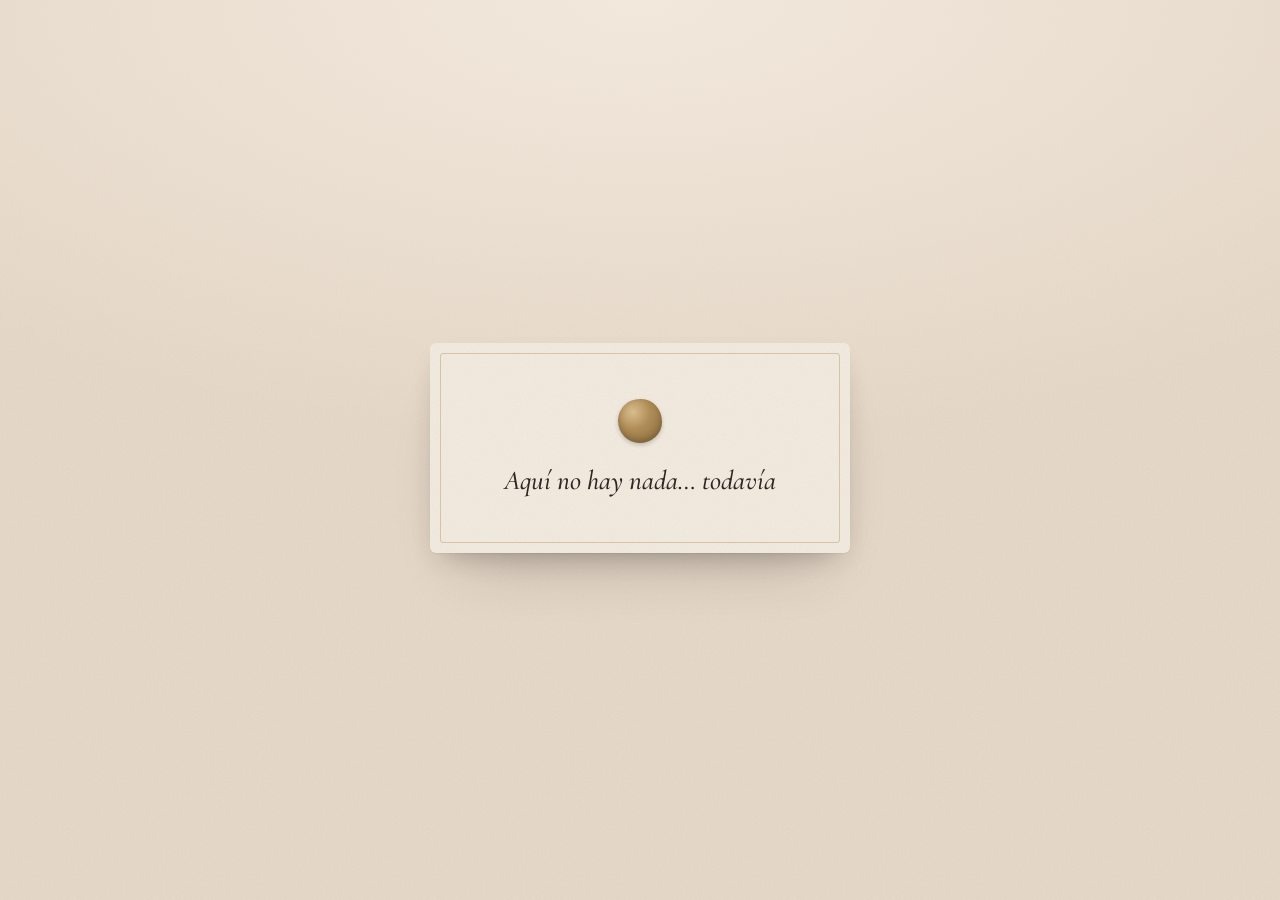
<file: index.html>
<!doctype html>
<html lang="es-CO">
<head>
  <meta charset="utf-8">
  <meta name="viewport" content="width=device-width, initial-scale=1, viewport-fit=cover">
  <meta name="robots" content="noindex, nofollow">
  <title>Tienes una carta 💌</title>
  <meta name="description" content="Ábrela con calma">
  <meta property="og:type" content="website">
  <meta property="og:title" content="Tienes una carta 💌">
  <meta property="og:description" content="Ábrela con calma">
  <meta property="og:image" content="https://bayronlondonoc.github.io/invita/og.png">
  <meta property="og:image:width" content="1200">
  <meta property="og:image:height" content="630">
  <meta name="twitter:card" content="summary_large_image">
  <meta name="theme-color" content="#E7DACA">
  <link rel="icon" href="data:image/svg+xml,%3Csvg xmlns='http://www.w3.org/2000/svg' viewBox='0 0 100 100'%3E%3Ctext y='.9em' font-size='90'%3E💌%3C/text%3E%3C/svg%3E">
  <link rel="preconnect" href="https://fonts.googleapis.com">
  <link rel="preconnect" href="https://fonts.gstatic.com" crossorigin>
  <link rel="stylesheet" href="https://fonts.googleapis.com/css2?family=Cormorant+Garamond:ital,wght@0,500;1,400;1,500;1,600&family=Jost:wght@300;400;500&display=swap">
  <link rel="stylesheet" href="assets/styles.css">
</head>
<body class="tema-personal">
  <main class="escena">
    <section class="pantalla visible">
      <article class="tarjeta tarjeta--vacia">
        <span class="sello-mini" aria-hidden="true"></span>
        <p class="vacia">Aquí no hay nada… todavía</p>
      </article>
    </section>
  </main>
</body>
</html>
</file>
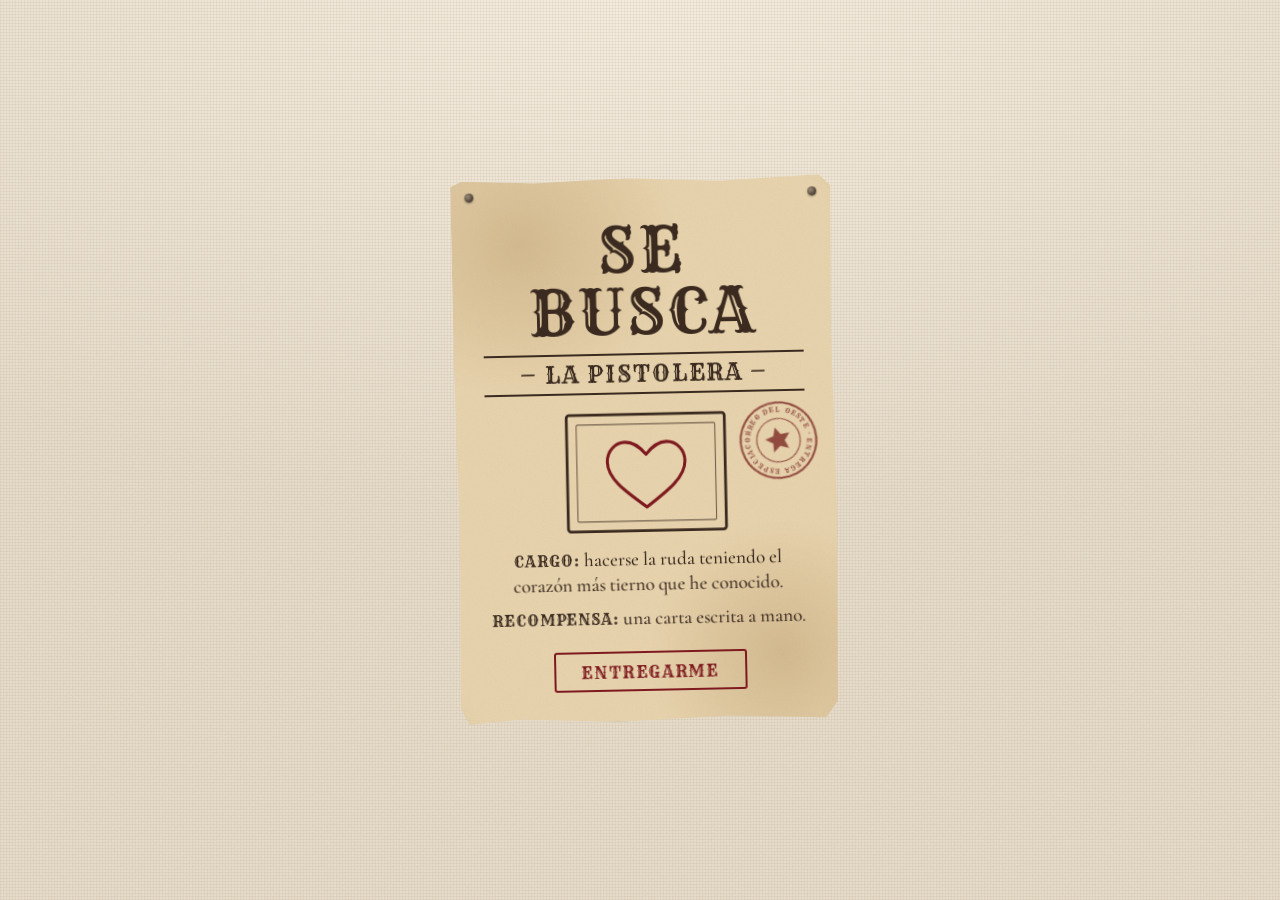
<file: carta/index.html>
<!doctype html>
<html lang="es-CO">
<head>
  <meta charset="utf-8">
  <meta name="viewport" content="width=device-width, initial-scale=1, viewport-fit=cover">
  <meta name="robots" content="noindex, nofollow">
  <title>Para la Pistolera</title>
  <meta name="description" content="Una carta.">
  <meta property="og:type" content="website">
  <meta property="og:title" content="Para la Pistolera">
  <meta property="og:description" content="Una carta.">
  <meta property="og:image" content="https://bayronlondonoc.github.io/invita/carta/og.jpg">
  <meta property="og:image:width" content="1200">
  <meta property="og:image:height" content="630">
  <meta property="og:image:alt" content="Un sobre color crema cerrado con sello de lacre">
  <meta name="twitter:card" content="summary_large_image">
  <meta name="theme-color" content="#EDE3D3">
  <link rel="icon" href="data:image/svg+xml,%3Csvg xmlns='http://www.w3.org/2000/svg' viewBox='0 0 64 64'%3E%3Crect x='4' y='14' width='56' height='38' rx='4' fill='%23F1E6D2' stroke='%237E1A1F' stroke-width='2'/%3E%3Cpath d='M5 16l27 20 27-20' fill='none' stroke='%237E1A1F' stroke-width='2'/%3E%3Ccircle cx='32' cy='36' r='8' fill='%237E1A1F'/%3E%3C/svg%3E">
  <link rel="preconnect" href="https://fonts.googleapis.com">
  <link rel="preconnect" href="https://fonts.gstatic.com" crossorigin>
  <link rel="stylesheet" href="https://fonts.googleapis.com/css2?family=Caveat:wght@400;600&family=Cormorant+Garamond:ital,wght@0,400;0,500;0,600;1,400;1,500&family=Rye&display=swap">
  <link rel="stylesheet" href="assets/estilos.css">
  <script src="assets/carta.js" defer></script>
</head>
<body>
  <main class="escena" id="escena">

    <!-- 1. Cartel -->
    <section class="vista vista--cartel" id="v-cartel" aria-label="Cartel de se busca">
      <article class="cartel" id="cartel">
        <span class="clavo clavo--izq" aria-hidden="true"></span>
        <span class="clavo clavo--der" aria-hidden="true"></span>
        <h1 class="cartel__titulo">Se busca</h1>
        <p class="cartel__nombre"><span aria-hidden="true">— </span>La Pistolera<span aria-hidden="true"> —</span></p>
        <div class="cartel__retrato" aria-hidden="true">
          <svg viewBox="0 0 120 90" focusable="false">
            <rect class="retrato__marco" x="3" y="3" width="114" height="84" rx="2"/>
            <rect class="retrato__marco retrato__marco--fino" x="10" y="10" width="100" height="70" rx="1"/>
            <path class="retrato__corazon" d="M60 70C44 58 32 49 32 37c0-8 6-14 13-14 6 0 11 4 15 9 4-5 9-9 15-9 7 0 13 6 13 14 0 12-12 21-28 33z"/>
          </svg>
        </div>
        <p class="cartel__linea"><span class="cartel__rotulo">Cargo:</span> hacerse la ruda teniendo el corazón más tierno que he conocido.</p>
        <p class="cartel__linea"><span class="cartel__rotulo">Recompensa:</span> una carta escrita a mano.</p>
        <svg class="sello-tinta" viewBox="0 0 120 120" aria-hidden="true" focusable="false">
          <defs>
            <filter id="tinta-irregular" x="-10%" y="-10%" width="120%" height="120%">
              <feTurbulence type="fractalNoise" baseFrequency="1.4" numOctaves="2" seed="7" result="ruido"/>
              <feDisplacementMap in="SourceGraphic" in2="ruido" scale="2.2"/>
            </filter>
            <path id="aro-texto" d="M60 60m-41 0a41 41 0 1 1 82 0a41 41 0 1 1-82 0"/>
          </defs>
          <g filter="url(#tinta-irregular)">
            <circle cx="60" cy="60" r="54" class="sello-tinta__aro"/>
            <circle cx="60" cy="60" r="31" class="sello-tinta__aro sello-tinta__aro--fino"/>
            <text class="sello-tinta__texto"><textPath href="#aro-texto" startOffset="0">CORREO DEL OESTE · ENTREGA ESPECIAL ·</textPath></text>
            <path class="sello-tinta__estrella" d="M60 41l5.4 11.6 12.6 1.4-9.4 8.6 2.6 12.4L60 68.7l-11.2 6.3 2.6-12.4-9.4-8.6 12.6-1.4z"/>
          </g>
        </svg>
        <button class="boton-cartel" id="entregarme" type="button">Entregarme</button>
      </article>
    </section>

    <!-- 2. Sobre -->
    <section class="vista vista--sobre" id="v-sobre" aria-label="Sobre" hidden>
      <div class="sobre" id="sobre">
        <span class="sobre__interior"></span>
        <span class="sobre__hoja" aria-hidden="true"></span>
        <span class="sobre__bolsillo"></span>
        <span class="sobre__solapa-caja"><span class="sobre__solapa"></span></span>
        <button class="lacre" id="lacre" type="button" aria-label="Romper el sello y abrir la carta">
          <span class="lacre__mitad lacre__mitad--izq"><span class="lacre__letra">B</span></span>
          <span class="lacre__mitad lacre__mitad--der"><span class="lacre__letra">B</span></span>
        </button>
      </div>
      <p class="pista-sello" id="pista-sello">Toca el sello</p>
    </section>

    <!-- 3. Mesa con las hojas -->
    <section class="vista vista--mesa" id="v-mesa" aria-label="Las hojas de la carta" hidden>
      <div class="mesa__hojas" id="hojas" aria-live="polite"></div>
      <div class="mesa__pie">
        <button class="mesa__flecha" id="mesa-ant" type="button" aria-label="Hoja anterior">‹</button>
        <p class="mesa__indicador" id="indicador"></p>
        <button class="mesa__flecha" id="mesa-sig" type="button" aria-label="Hoja siguiente">›</button>
      </div>
      <p class="mesa__ayuda" id="ayuda">Toca la hoja para leerla</p>
      <button class="boton-sobrio" id="cerrar-carta" type="button" hidden>Cerrar la carta</button>
    </section>

    <!-- 5. Final -->
    <section class="vista vista--final" id="v-final" aria-label="Final" hidden>
      <div class="petalos" id="petalos" aria-hidden="true"></div>
      <div class="final">
        <p class="final__frase">Me quedo con todo lo bonito.</p>
        <p class="final__firma">— B.</p>
      </div>
      <button class="boton-discreto" id="leer-de-nuevo" type="button">Leer de nuevo</button>
    </section>
  </main>

  <!-- 4. Visor a pantalla completa -->
  <div class="visor" id="visor" role="dialog" aria-modal="true" aria-label="Hoja de la carta" hidden>
    <div class="visor__marco" id="marco">
      <img class="visor__img" id="visor-img" alt="" draggable="false">
    </div>
    <button class="visor__cerrar" id="visor-cerrar" type="button" aria-label="Cerrar la hoja">×</button>
    <button class="visor__flecha visor__flecha--ant" id="visor-ant" type="button" aria-label="Hoja anterior">‹</button>
    <button class="visor__flecha visor__flecha--sig" id="visor-sig" type="button" aria-label="Hoja siguiente">›</button>
    <div class="visor__pie">
      <p class="visor__contador" id="visor-contador"></p>
      <button class="boton-sobrio boton-sobrio--claro" id="visor-fin" type="button" hidden>Cerrar la carta</button>
    </div>
  </div>

  <noscript><p class="sin-js">Para leer esta carta necesitas activar JavaScript.</p></noscript>
</body>
</html>
</file>
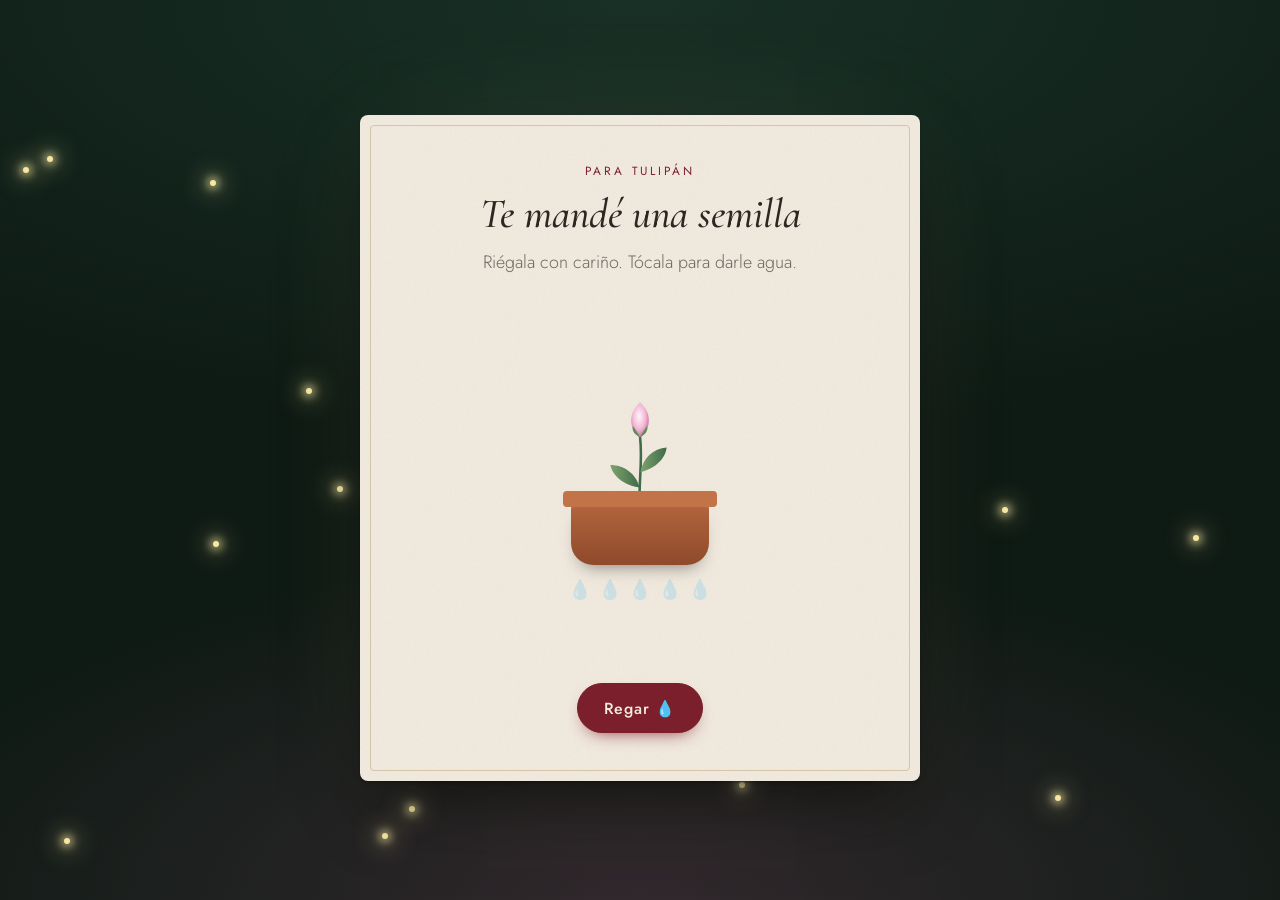
<file: semilla/index.html>
<!doctype html>
<html lang="es-CO">
<head>
  <meta charset="utf-8">
  <meta name="viewport" content="width=device-width, initial-scale=1, viewport-fit=cover">
  <meta name="robots" content="noindex, nofollow">
  <title>Una semilla 🌱</title>
  <meta name="description" content="Te mandé una semilla. Riégala.">
  <meta property="og:title" content="Te mandé una semilla 🌱">
  <meta property="og:description" content="Riégala con cariño.">
  <meta property="og:image" content="https://bayronlondonoc.github.io/invita/og.png">
  <meta name="theme-color" content="#0E1A14">
  <link rel="icon" href="data:image/svg+xml,%3Csvg xmlns='http://www.w3.org/2000/svg' viewBox='0 0 100 100'%3E%3Ctext y='.9em' font-size='90'%3E🌱%3C/text%3E%3C/svg%3E">
  <link rel="preconnect" href="https://fonts.googleapis.com">
  <link rel="preconnect" href="https://fonts.gstatic.com" crossorigin>
  <link rel="stylesheet" href="https://fonts.googleapis.com/css2?family=Cormorant+Garamond:ital,wght@0,500;1,400;1,500;1,600&family=Jost:wght@300;400;500&display=swap">
  <link rel="stylesheet" href="../assets/florece.css">
  <style>
    .noche { position: fixed; inset: 0; z-index: 0; pointer-events: none;
      background: radial-gradient(90% 55% at 50% 100%, rgba(212,106,159,.18), transparent 70%), radial-gradient(120% 70% at 50% 0%, var(--noche-2), var(--noche) 70%); }
    .maceta { position: relative; width: min(100%, 300px); margin: 4px auto 0; touch-action: manipulation; cursor: pointer; -webkit-user-select: none; user-select: none; }
    .planta { width: 62%; margin: 0 auto; }
    .planta svg { display: block; width: 100%; overflow: visible; }
    .planta__todo { transform-box: view-box; transform-origin: 100px 230px; transform: scale(calc(.55 + var(--crece, 0) * .09)); transition: transform .8s var(--rebote); }
    .planta__boton { transform-box: view-box; transform-origin: 100px 98px; animation: latir 2.4s ease-in-out infinite; }
    .maceta__matera { z-index: 1; }
    .maceta__matera { width: 46%; height: 64px; margin: -4px auto 0; border-radius: 4px 4px 22px 22px;
      background: linear-gradient(#B4663F, #8E4A2B); box-shadow: inset 0 6px 0 rgba(255,255,255,.12), 0 10px 18px -10px rgba(0,0,0,.5); position: relative; }
    .maceta__matera::before { content: ""; position: absolute; left: -6%; right: -6%; top: -10px; height: 16px; border-radius: 4px; background: #C27448; }
    .gota { position: absolute; top: 0; width: 9px; height: 13px; border-radius: 50% 50% 50% 50% / 60% 60% 40% 40%;
      background: radial-gradient(circle at 35% 35%, #E6F4FF, #7FB8E6 70%); animation: caer .9s ease-in forwards; z-index: 2; pointer-events: none; }
    @keyframes caer { from { transform: translateY(-20px); opacity: 0; } 15% { opacity: 1; } to { transform: translateY(170px); opacity: 0; } }
    .contador { display: flex; justify-content: center; gap: 6px; margin: 10px 0 2px; font-size: 1.2rem; }
    .contador span { opacity: .22; transition: opacity .3s, transform .3s var(--rebote); }
    .contador span.lleno { opacity: 1; transform: scale(1.15); }
    .frase-riego { min-height: 2.8em; margin: 8px 0 0; font: italic 500 1.35rem/1.3 var(--f-serif); color: var(--vino); }
    .pista { font: italic 600 1.7rem/1.3 var(--f-serif); color: var(--vino); margin: 8px 0 4px; }
  </style>
</head>
<body>
  <div class="noche" aria-hidden="true"></div>
  <div id="bosque" class="bosque" aria-hidden="true"><div class="bosque__luciernagas"></div></div>
  <main class="escena" id="escena"></main>
<script>
(() => {
  'use strict';
  const PARA = 'Tulipán';
  const DE = 'Bayron';
  const RIEGOS = 5;
  const FRASES = ['Le gustó 💧', 'Está creciendo…', 'Mira cómo se estira 🌱', 'Ya casi… se está poniendo tímida'];
  const escena = document.getElementById('escena');
  const h = (tag, props = {}, ...hijos) => {
    const n = document.createElement(tag);
    for (const [k, v] of Object.entries(props)) {
      if (v == null || v === false) continue;
      if (k === 'class') n.className = v; else if (k === 'text') n.textContent = v; else if (k === 'html') n.innerHTML = v;
      else if (k.startsWith('on')) n.addEventListener(k.slice(2), v); else n.setAttribute(k, v === true ? '' : v);
    }
    hijos.flat().forEach((c) => c != null && c !== false && n.append(c));
    return n;
  };

  // Luciérnagas de fondo
  const nube = document.querySelector('.bosque__luciernagas');
  for (let i = 0; i < 18; i++) {
    const l = h('span', { class: 'luciernaga' });
    l.style.left = `${Math.random() * 100}%`; l.style.top = `${10 + Math.random() * 85}%`;
    l.style.setProperty('--dx', `${(Math.random() - .5) * 120}px`); l.style.setProperty('--dy', `${-20 - Math.random() * 90}px`);
    l.style.setProperty('--dur', `${6 + Math.random() * 8}s`); l.style.setProperty('--retraso', `${-Math.random() * 8}s`);
    nube.append(l);
  }

  let actual = null;
  async function mostrar(nueva) {
    if (actual) { actual.classList.remove('visible'); await new Promise((r) => setTimeout(r, 420)); actual.remove(); }
    escena.append(nueva); actual = nueva;
    requestAnimationFrame(() => requestAnimationFrame(() => nueva.classList.add('visible')));
  }
  const hoja = (...hijos) => h('section', { class: 'pantalla' }, h('article', { class: 'hoja' }, ...hijos));

  function riego() {
    let n = 0;
    const flor = h('div', { class: 'planta', html: `
      <svg viewBox="0 0 200 230" aria-hidden="true">
        <defs>
          <radialGradient id="bt" cx="45%" cy="40%" r="65%"><stop offset="0" stop-color="#FFF4F9"/><stop offset=".55" stop-color="#F2B9D6"/><stop offset="1" stop-color="#C9619B"/></radialGradient>
          <linearGradient id="hj" x1="0" x2="1"><stop offset="0" stop-color="#7FA36B"/><stop offset="1" stop-color="#3F6B4A"/></linearGradient>
        </defs>
        <g class="planta__todo">
          <path d="M100 230 C96 190 106 150 100 96" fill="none" stroke="#3F6B4A" stroke-width="5" stroke-linecap="round"/>
          <path class="planta__hoja" d="M99 196 C70 192 46 174 42 152 C68 152 92 168 99 196 Z" fill="url(#hj)"/>
          <path class="planta__hoja" d="M101 166 C128 160 150 140 152 118 C126 120 106 138 101 166 Z" fill="url(#hj)"/>
          <g class="planta__boton">
            <path d="M100 30 C78 48 76 80 100 98 C124 80 122 48 100 30 Z" fill="url(#bt)"/>
            <path d="M100 98 C88 92 84 84 86 76 C92 84 96 90 100 98 C104 90 108 84 114 76 C116 84 112 92 100 98 Z" fill="#5E8C55"/>
          </g>
        </g>
      </svg>` });
    const maceta = h('div', { class: 'maceta', role: 'button', tabindex: '0', 'aria-label': 'Regar la semilla' }, flor, h('div', { class: 'maceta__matera' }));
    const gotas = Array.from({ length: RIEGOS }, () => h('span', { text: '💧' }));
    const frase = h('p', { class: 'frase-riego', 'aria-live': 'polite' });
    const boton = h('button', { class: 'btn', type: 'button', text: 'Regar 💧' });
    const regar = () => {
      if (n >= RIEGOS) return;
      n += 1;
      gotas[n - 1].classList.add('lleno');
      for (let i = 0; i < 6; i++) {
        const g = h('span', { class: 'gota' });
        g.style.left = `${38 + Math.random() * 24}%`;
        g.style.animationDelay = `${i * 70}ms`;
        maceta.append(g);
        setTimeout(() => g.remove(), 1400);
      }
      flor.style.setProperty('--crece', n);
      if (navigator.vibrate && navigator.userActivation?.hasBeenActive) try { navigator.vibrate(20); } catch {}
      if (n < RIEGOS) { frase.textContent = FRASES[n - 1]; return; }
      boton.disabled = true;
      frase.textContent = 'Todavía no florece…';
      setTimeout(() => { frase.textContent = 'Florece mañana. 🌸'; }, 1400);
      setTimeout(pregunta, 3600);
    };
    maceta.addEventListener('click', regar);
    maceta.addEventListener('keydown', (e) => { if (e.key === 'Enter' || e.key === ' ') { e.preventDefault(); regar(); } });
    boton.addEventListener('click', regar);
    mostrar(hoja(
      h('p', { class: 'eyebrow', text: `Para ${PARA}` }),
      h('h1', { class: 'titulo', text: 'Te mandé una semilla' }),
      h('p', { class: 'texto texto--suave', text: 'Riégala con cariño. Tócala para darle agua.' }),
      maceta, h('div', { class: 'contador', 'aria-hidden': 'true' }, gotas), frase, boton));
  }

  function pregunta() {
    const si = h('button', { class: 'btn', type: 'button', text: 'Sí' });
    const no = h('button', { class: 'btn btn-claro btn-huye', type: 'button', text: 'No' });
    const arena = h('div', { class: 'arena-mini' }, si, no);
    const reaccion = h('p', { class: 'texto texto--suave reaccion', 'aria-live': 'polite' });
    const frases = ['Uy, casi 😏', 'Ese botón no quiere, jaja', 'El No se fue a dormir 😴'];
    let intentos = 0;
    let ultima = 0;
    const huir = (e) => {
      if (e) e.preventDefault();
      const t = performance.now();
      if (t - ultima < 450 || !no.isConnected) return;
      ultima = t;
      intentos += 1;
      reaccion.textContent = frases[Math.min(intentos, frases.length) - 1];
      if (intentos >= frases.length) { no.classList.add('se-va'); setTimeout(() => no.remove(), 400); return; }
      const W = arena.clientWidth - no.offsetWidth;
      const H = arena.clientHeight - no.offsetHeight;
      const r = { l: si.offsetLeft - 16, r: si.offsetLeft + si.offsetWidth + 16, t: si.offsetTop - 16, b: si.offsetTop + si.offsetHeight + 16 };
      for (let k = 0; k < 60; k++) {
        const x = Math.random() * W;
        const y = Math.random() * H;
        if (!(x < r.r && x + no.offsetWidth > r.l && y < r.b && y + no.offsetHeight > r.t) && Math.hypot(x - no.offsetLeft, y - no.offsetTop) > 70) {
          no.style.left = `${x}px`; no.style.top = `${y}px`; return;
        }
      }
    };
    no.addEventListener('touchstart', huir, { passive: false });
    no.addEventListener('pointerdown', huir);
    no.addEventListener('click', (e) => { e.preventDefault(); huir(); });
    no.addEventListener('focus', () => { huir(); si.focus(); });
    arena.addEventListener('pointermove', (e) => {
      if (e.pointerType !== 'mouse' || !no.isConnected) return;
      const b = no.getBoundingClientRect();
      if (Math.hypot(e.clientX - (b.left + b.width / 2), e.clientY - (b.top + b.height / 2)) < 80) huir();
    });
    si.addEventListener('click', pista);
    mostrar(hoja(
      h('p', { class: 'eyebrow', text: 'Mientras tanto' }),
      h('h2', { class: 'titulo', text: '¿Quieres una pista?' }),
      arena, reaccion));
    requestAnimationFrame(() => requestAnimationFrame(() => {
      si.style.left = `${arena.clientWidth * .18}px`; si.style.top = `${(arena.clientHeight - si.offsetHeight) / 2}px`;
      no.style.left = `${arena.clientWidth * .82 - no.offsetWidth}px`; no.style.top = `${(arena.clientHeight - no.offsetHeight) / 2}px`;
      arena.classList.add('lista');
    }));
  }

  function pista() {
    mostrar(hoja(
      h('p', { class: 'eyebrow', text: 'La pista' }),
      h('p', { class: 'pista', text: 'Mañana trae tu iPad cargado…' }),
      h('p', { class: 'pista', text: '…y tu voz. 🎤' }),
      h('p', { class: 'texto texto--suave', text: 'Tu semilla florece cuando nos veamos. 🌸' }),
      h('p', { class: 'firma', text: `— ${DE}` })));
  }

  riego();
})();
</script>
</body>
</html>
</file>
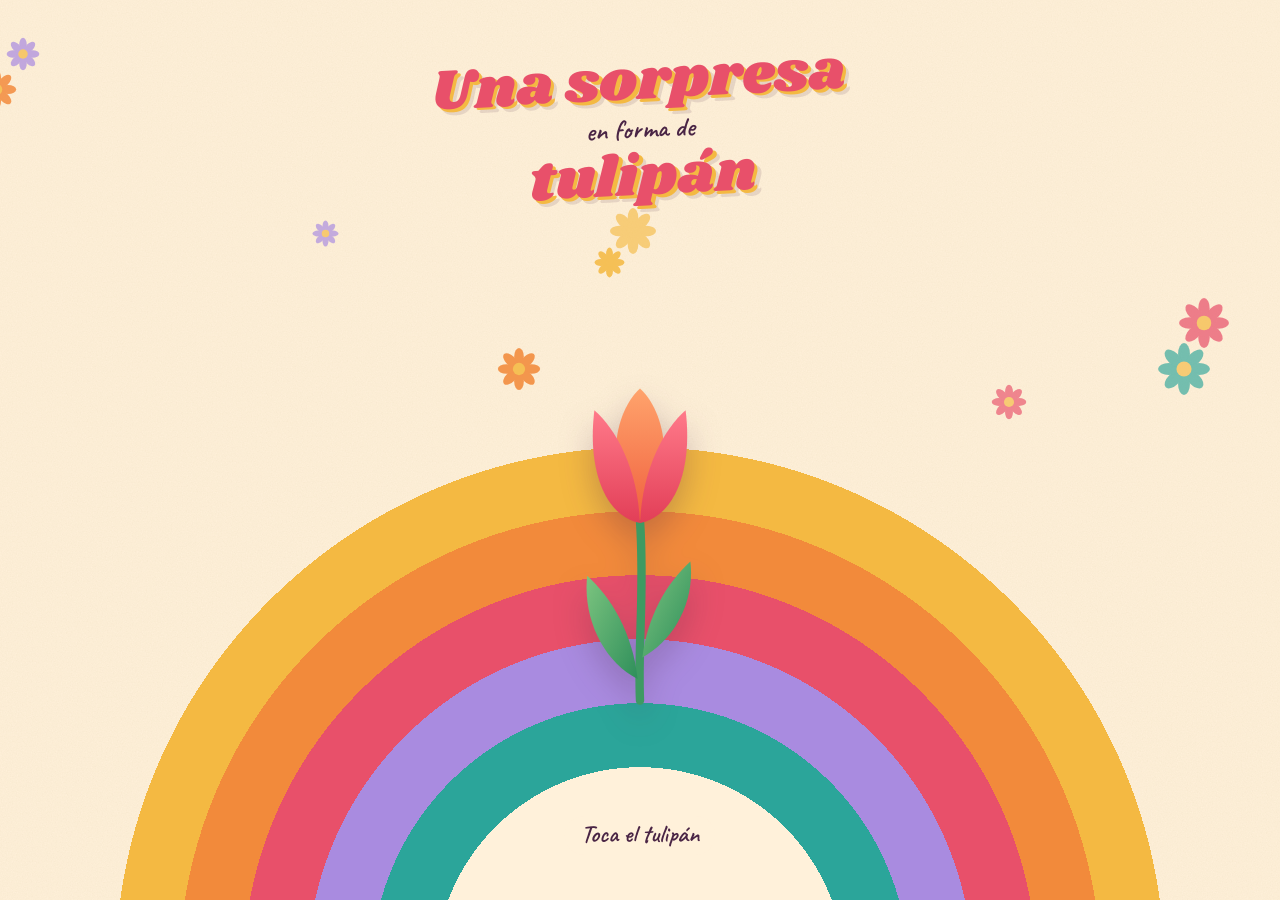
<file: tulipan/index.html>
<!doctype html>
<html lang="es-CO">
<head>
  <meta charset="utf-8">
  <meta name="viewport" content="width=device-width, initial-scale=1, viewport-fit=cover">
  <meta name="robots" content="noindex, nofollow">
  <title>Una sorpresa en forma de tulipán</title>
  <meta name="description" content="Para ti 🌷">
  <meta property="og:type" content="website">
  <meta property="og:title" content="Una sorpresa en forma de tulipán">
  <meta property="og:description" content="Para ti 🌷">
  <meta property="og:image" content="https://bayronlondonoc.github.io/invita/tulipan/og.jpg">
  <meta property="og:image:width" content="1200">
  <meta property="og:image:height" content="630">
  <meta property="og:image:alt" content="Un tulipán cerrado sobre un arcoíris de colores">
  <meta name="twitter:card" content="summary_large_image">
  <meta name="theme-color" content="#FFF1DA">
  <link rel="icon" href="data:image/svg+xml,%3Csvg xmlns='http://www.w3.org/2000/svg' viewBox='0 0 100 100'%3E%3Ctext y='.9em' font-size='90'%3E🌷%3C/text%3E%3C/svg%3E">
  <link rel="preconnect" href="https://fonts.googleapis.com">
  <link rel="preconnect" href="https://fonts.gstatic.com" crossorigin>
  <link rel="stylesheet" href="https://fonts.googleapis.com/css2?family=Caveat:wght@500;600&family=Fraunces:ital,opsz,wght@0,9..144,400;0,9..144,500;1,9..144,400&family=Shrikhand&display=swap">
  <link rel="stylesheet" href="assets/estilos.css">
  <script src="assets/tulipan.js" defer></script>
</head>
<body>
  <div class="arcoiris" aria-hidden="true"></div>
  <div class="margaritas" id="margaritas" aria-hidden="true"></div>

  <main class="escena">

    <!-- 1. El tulipán cerrado -->
    <section class="vista vista--capullo visible" id="v-capullo" aria-label="Sorpresa">
      <h1 class="titulo">Una sorpresa<span>en forma de</span>tulipán</h1>
      <button class="tulipan" id="tulipan" type="button" aria-label="Abrir el tulipán">
        <svg viewBox="0 0 200 320" aria-hidden="true" focusable="false">
          <defs>
            <linearGradient id="petalo-a" x1="0" y1="0" x2="0" y2="1">
              <stop offset="0" stop-color="#FF7A8A"/><stop offset="1" stop-color="#E23E57"/>
            </linearGradient>
            <linearGradient id="petalo-b" x1="0" y1="0" x2="0" y2="1">
              <stop offset="0" stop-color="#FFA36C"/><stop offset="1" stop-color="#F0603E"/>
            </linearGradient>
            <linearGradient id="hoja-verde" x1="0" y1="0" x2="1" y2="1">
              <stop offset="0" stop-color="#7CC47F"/><stop offset="1" stop-color="#2F8F5B"/>
            </linearGradient>
          </defs>
          <path class="tallo" d="M100 318C98 270 104 230 100 168"/>
          <path class="hoja-tallo hoja-tallo--izq" d="M98 300C70 286 52 250 56 214C76 232 94 262 98 300Z"/>
          <path class="hoja-tallo hoja-tallo--der" d="M102 282C128 268 146 236 142 202C122 220 106 248 102 282Z"/>
          <g class="flor">
            <path class="petalo petalo--centro" d="M100 58C126 82 128 140 100 168C72 140 74 82 100 58Z"/>
            <g class="pergamino-mini">
              <rect x="86" y="96" width="28" height="44" rx="3"/>
              <rect class="rodillo" x="82" y="92" width="36" height="8" rx="4"/>
              <rect class="rodillo" x="82" y="136" width="36" height="8" rx="4"/>
            </g>
            <path class="petalo petalo--izq" d="M100 170C70 164 56 124 62 76C80 92 98 124 100 170Z"/>
            <path class="petalo petalo--der" d="M100 170C130 164 144 124 138 76C120 92 102 124 100 170Z"/>
          </g>
        </svg>
      </button>
      <p class="pista">Toca el tulipán</p>
    </section>

    <!-- 2. El pergamino con la carta -->
    <section class="vista vista--carta" id="v-carta" aria-label="La carta" hidden>
      <div class="pergamino" id="pergamino">
        <div class="pergamino__rodillo pergamino__rodillo--arriba" aria-hidden="true"></div>
        <div class="pergamino__papel">
          <article class="carta" id="carta" tabindex="0">
            <p class="carta__encabezado">Una sorpresa en forma de tulipán</p>
            <p class="carta__saludo">Mi niña hermosa, quiero decirte algo con toda la sinceridad del mundo. 🥹❤️</p>
            <p class="capitular">Has sido una sorpresa absolutamente inesperada en mi vida. Y cuando digo inesperada, es porque de verdad nunca, nunca me había pasado algo así. No de esta manera, no con esta naturalidad, no con esta tranquilidad tan bonita que siento contigo. Todavía me sorprende pensar en cómo, en tan poquito tiempo, alguien puede despertar tantas ganas de compartir, de conversar, de abrazar y, sobre todo, de conocer.</p>
            <p>Y quiero que sepas algo: no tengo miedo. No me asusta lo inesperado de esto, ni lo que podamos ir descubriendo el uno del otro. Al contrario, me emociona, porque quiero conocerte. Pero conocerte de verdad. Quiero conocer a esa mujer de la sonrisa hermosa, de esos ojos que tanto me encantan y de esa actitud recochona que me hace sonreír. Pero también quiero conocerte cuando estés enojada, cuando tengas un mal día, cuando estés cansada, cuando las cosas no te salgan como esperabas o simplemente cuando no tengas ganas de sonreír.</p>
            <p>Ya tuve la fortuna de verte sin arreglarte, sin maquillaje, así, tan tú, tan natural… desfachada 😂😂 y ¿sabes qué? Me pareciste absolutamente hermosa. Porque hay algo en ti que va mucho más allá de cómo te ves. Es tu esencia, tu manera de ser, esa mezcla de ternura, carácter y alegría que me tiene tan sorprendido.</p>
            <p class="carta__flor" aria-hidden="true"><span>✿</span><span>✿</span><span>✿</span></p>
            <p>No quiero quedarme solamente con la versión bonita de los primeros días. Quiero descubrir también tus días difíciles, tus silencios, tus locuras, tus sueños, tus defectos y todas esas pequeñas cosas que hacen que seas tú.</p>
            <p>Y sí, sé que todo ha sucedido muy rápido. Sería absurdo negarlo. Pero hay algo que tengo muy claro: no quiero dejar de vivir algo bonito solamente porque llegó cuando menos lo esperaba.</p>
            <p>No sé qué nos tenga preparado Dios, ni pretendo adelantarme a escribir una historia que apenas estamos comenzando. Pero sí sé que quiero darme esta oportunidad contigo. Con honestidad, con tranquilidad, sin máscaras y con el corazón dispuesto a descubrirte.</p>
            <p>Porque más allá de lo mucho que me gustas, hay algo que me emociona todavía más: las ganas tan genuinas que tengo de saber quién eres, incluso en esos días en los que tú misma no te sientas tan bonita.</p>
            <p class="carta__flor" aria-hidden="true"><span>✿</span><span>✿</span><span>✿</span></p>
            <p class="carta__final">Y si me preguntas si todo esto me ha tomado por sorpresa, la respuesta es sí, muchísimo. Pero si me preguntas si quiero seguir conociéndote, mi respuesta es todavía más sencilla: <em>sí, mi niña.</em> Y con muchísimas ganas de abrazar un tulipán 🌷</p>
            <button class="boton-flor" id="recibir" type="button">Recibir el tulipán 🌷</button>
          </article>
        </div>
        <div class="pergamino__rodillo pergamino__rodillo--abajo" aria-hidden="true"></div>
      </div>
      <p class="pista pista--carta" id="pista-carta">Desliza para leer ↓</p>
    </section>

    <!-- 3. El campo de tulipanes -->
    <section class="vista vista--campo" id="v-campo" aria-label="Final" hidden>
      <div class="final">
        <p class="final__titulo">Una sorpresa<span>en forma de</span>tulipán</p>
        <button class="boton-discreto" id="otra-vez" type="button">Leer de nuevo</button>
      </div>
      <div class="campo" id="campo" aria-hidden="true"></div>
    </section>
  </main>

  <noscript><p class="sin-js">Para abrir esta sorpresa necesitas activar JavaScript.</p></noscript>
</body>
</html>
</file>
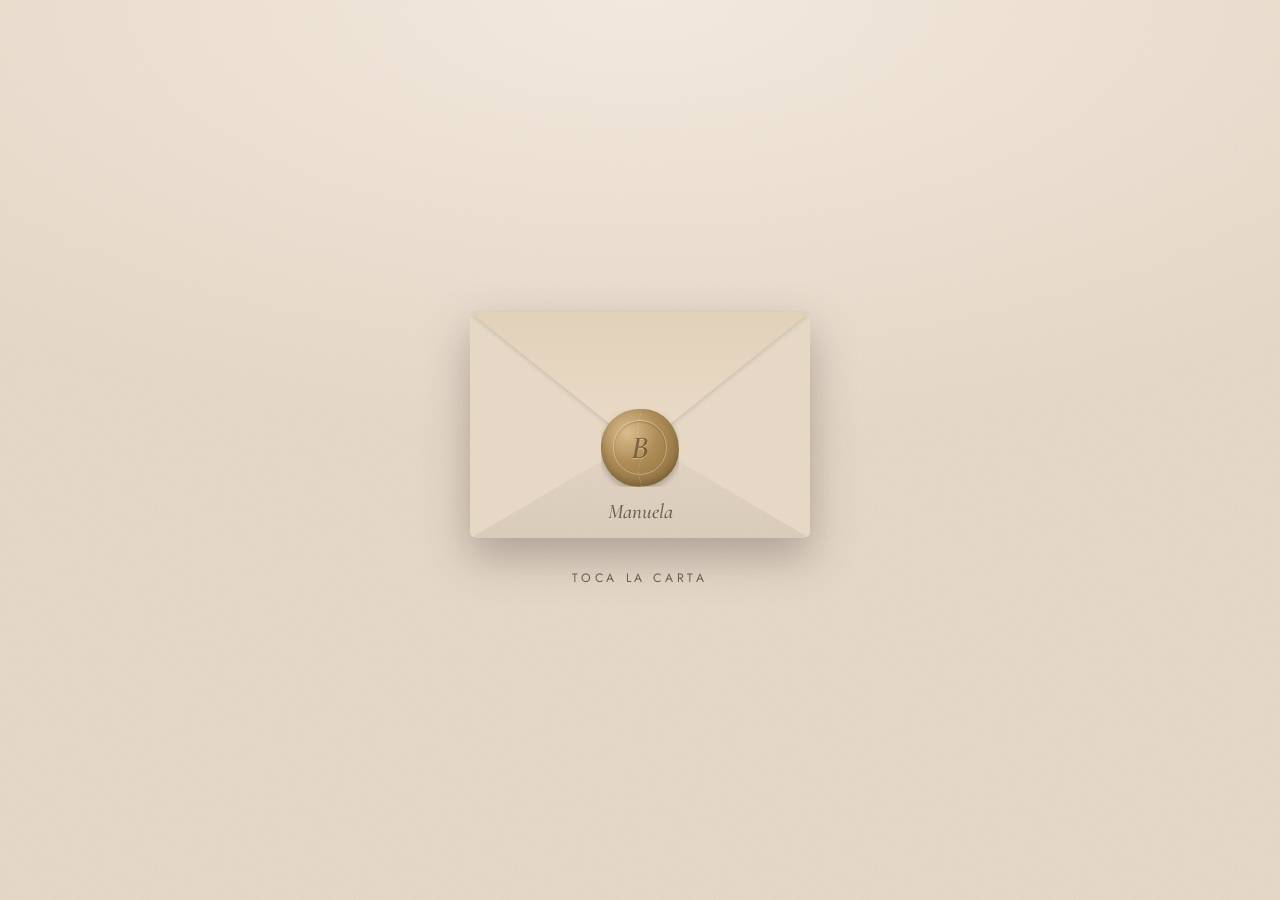
<file: c/manuela-3z6y/index.html>
<!doctype html>
<html lang="es-CO">
<head>
  <meta charset="utf-8">
  <meta name="viewport" content="width=device-width, initial-scale=1, viewport-fit=cover">
  <meta name="robots" content="noindex, nofollow">
  <title>Tienes una carta 💌</title>
  <meta name="description" content="Ábrela con calma">
  <meta property="og:type" content="website">
  <meta property="og:title" content="Tienes una carta 💌">
  <meta property="og:description" content="Ábrela con calma">
  <meta property="og:image" content="https://bayronlondonoc.github.io/invita/og.png">
  <meta property="og:image:width" content="1200">
  <meta property="og:image:height" content="630">
  <meta property="og:image:alt" content="Un sobre cerrado con sello de lacre">
  <meta name="twitter:card" content="summary_large_image">
  <meta name="theme-color" content="#E7DACA">
  <link rel="icon" href="data:image/svg+xml,%3Csvg xmlns='http://www.w3.org/2000/svg' viewBox='0 0 100 100'%3E%3Ctext y='.9em' font-size='90'%3E💌%3C/text%3E%3C/svg%3E">
  <link rel="preconnect" href="https://fonts.googleapis.com">
  <link rel="preconnect" href="https://fonts.gstatic.com" crossorigin>
  <link rel="stylesheet" href="https://fonts.googleapis.com/css2?family=Cormorant+Garamond:ital,wght@0,500;1,400;1,500;1,600&family=Jost:wght@300;400;500&display=swap">
  <link rel="stylesheet" href="../../assets/styles.css">
  <script src="../../assets/app.js" defer></script>
</head>
<body class="tema-personal">
  <main id="app" class="escena"></main>
  <noscript><p style="text-align:center;padding:2rem">Para abrir esta carta necesitas activar JavaScript.</p></noscript>
</body>
</html>
</file>
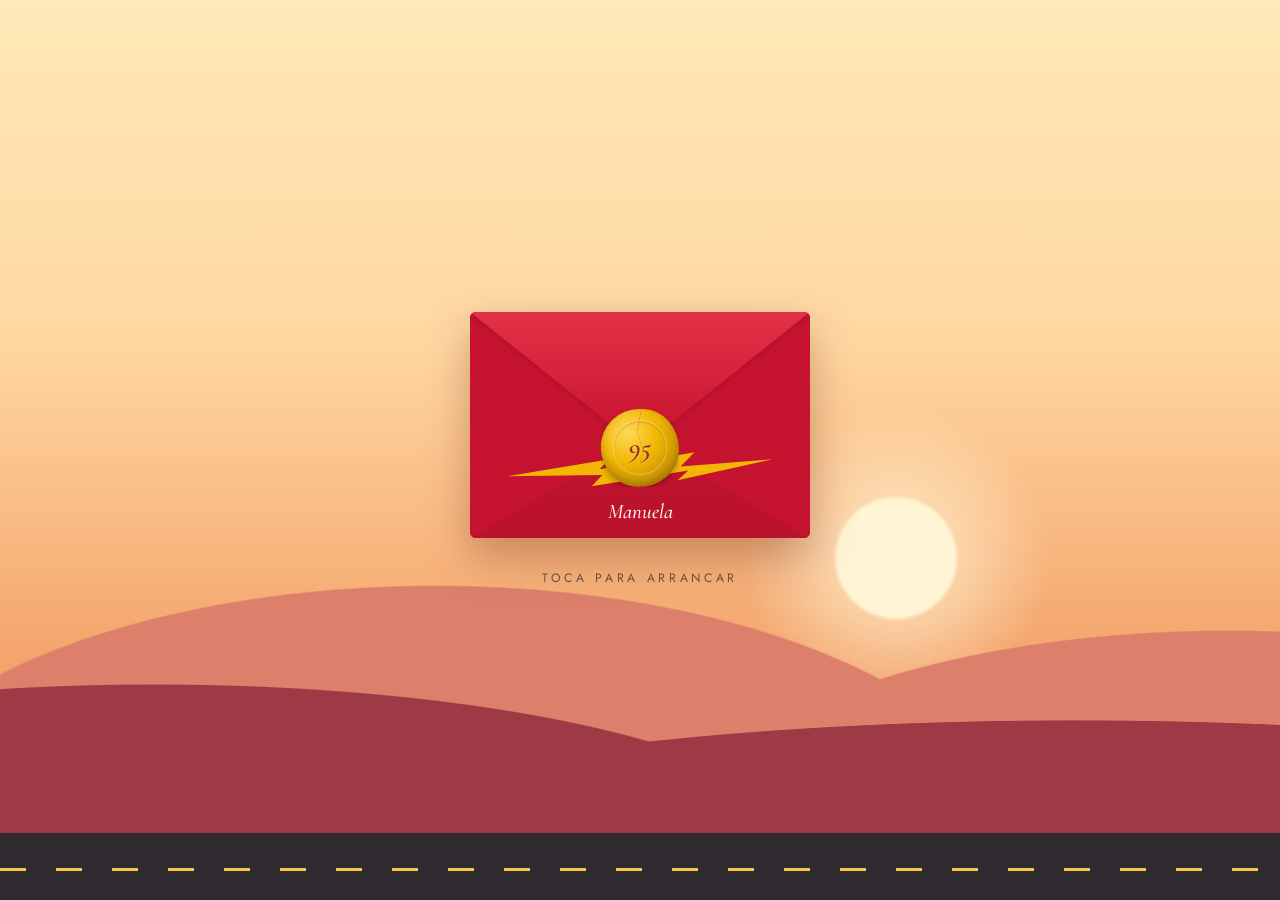
<file: c/manuela-trm2/index.html>
<!doctype html>
<html lang="es-CO">
<head>
  <meta charset="utf-8">
  <meta name="viewport" content="width=device-width, initial-scale=1, viewport-fit=cover">
  <meta name="robots" content="noindex, nofollow">
  <title>Tienes una carta 💌</title>
  <meta name="description" content="Ábrela con calma">
  <meta property="og:type" content="website">
  <meta property="og:title" content="Tienes una carta 💌">
  <meta property="og:description" content="Ábrela con calma">
  <meta property="og:image" content="https://bayronlondonoc.github.io/invita/og.png">
  <meta property="og:image:width" content="1200">
  <meta property="og:image:height" content="630">
  <meta property="og:image:alt" content="Un sobre cerrado con sello de lacre">
  <meta name="twitter:card" content="summary_large_image">
  <meta name="theme-color" content="#FFE9B8">
  <link rel="icon" href="data:image/svg+xml,%3Csvg xmlns='http://www.w3.org/2000/svg' viewBox='0 0 100 100'%3E%3Ctext y='.9em' font-size='90'%3E💌%3C/text%3E%3C/svg%3E">
  <link rel="preconnect" href="https://fonts.googleapis.com">
  <link rel="preconnect" href="https://fonts.gstatic.com" crossorigin>
  <link rel="stylesheet" href="https://fonts.googleapis.com/css2?family=Cormorant+Garamond:ital,wght@0,500;1,400;1,500;1,600&family=Jost:wght@300;400;500&display=swap">
  <link rel="stylesheet" href="../../assets/styles.css">
  <script src="../../assets/app.js" defer></script>
</head>
<body class="tema-rayo">
  <main id="app" class="escena"></main>
  <noscript><p style="text-align:center;padding:2rem">Para abrir esta carta necesitas activar JavaScript.</p></noscript>
</body>
</html>
</file>
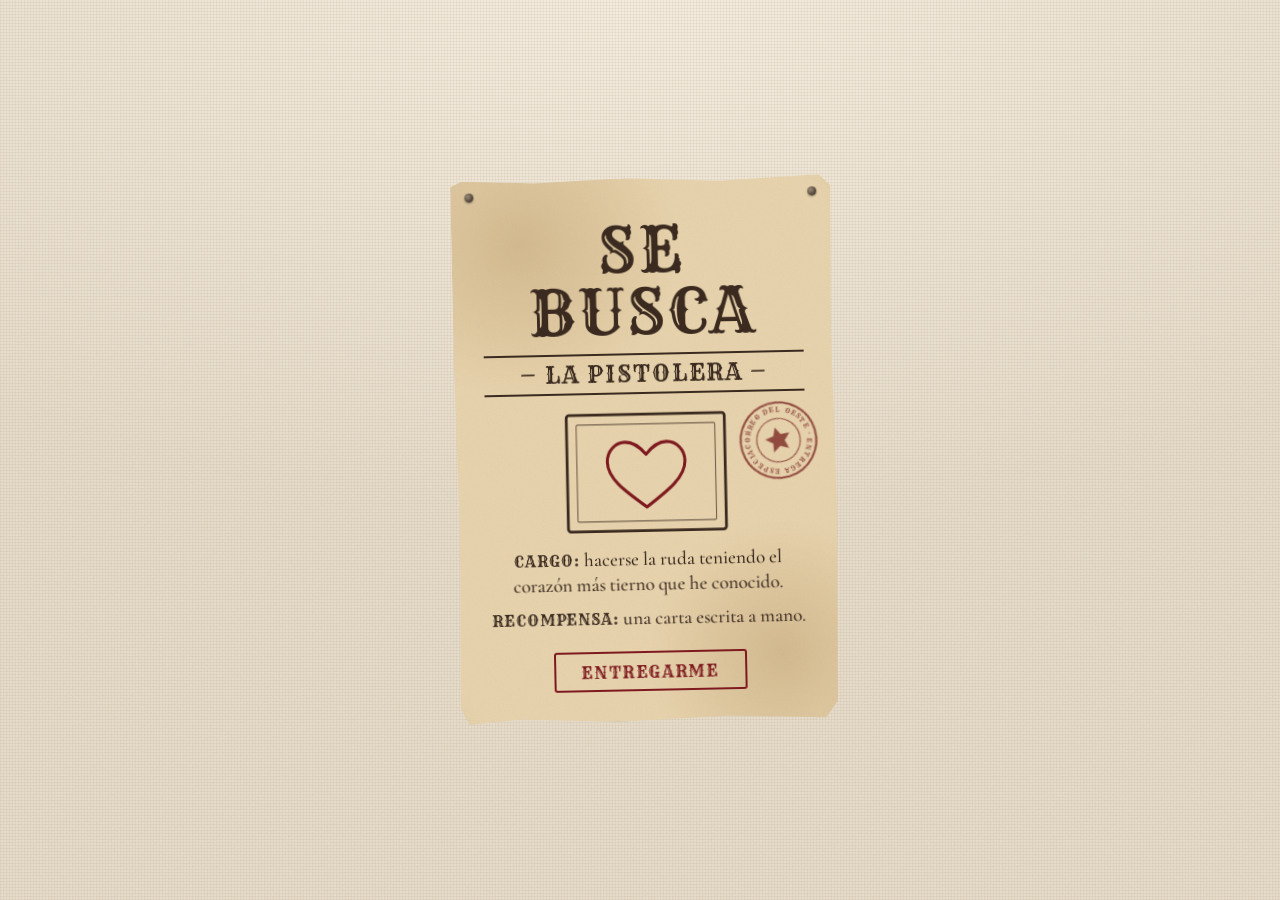
<file: carta/zql5m19gsq/index.html>
<!doctype html>
<html lang="es-CO">
<head>
  <meta charset="utf-8">
  <meta name="viewport" content="width=device-width, initial-scale=1, viewport-fit=cover">
  <meta name="robots" content="noindex, nofollow">
  <title>Para la Pistolera</title>
  <meta name="description" content="Una carta.">
  <meta property="og:type" content="website">
  <meta property="og:title" content="Para la Pistolera">
  <meta property="og:description" content="Una carta.">
  <meta property="og:image" content="https://bayronlondonoc.github.io/invita/carta/zql5m19gsq/og.jpg">
  <meta property="og:image:width" content="1200">
  <meta property="og:image:height" content="630">
  <meta property="og:image:alt" content="Un sobre color crema cerrado con sello de lacre">
  <meta name="twitter:card" content="summary_large_image">
  <meta name="theme-color" content="#EDE3D3">
  <link rel="icon" href="data:image/svg+xml,%3Csvg xmlns='http://www.w3.org/2000/svg' viewBox='0 0 64 64'%3E%3Crect x='4' y='14' width='56' height='38' rx='4' fill='%23F1E6D2' stroke='%237E1A1F' stroke-width='2'/%3E%3Cpath d='M5 16l27 20 27-20' fill='none' stroke='%237E1A1F' stroke-width='2'/%3E%3Ccircle cx='32' cy='36' r='8' fill='%237E1A1F'/%3E%3C/svg%3E">
  <link rel="preconnect" href="https://fonts.googleapis.com">
  <link rel="preconnect" href="https://fonts.gstatic.com" crossorigin>
  <link rel="stylesheet" href="https://fonts.googleapis.com/css2?family=Caveat:wght@400;600&family=Cormorant+Garamond:ital,wght@0,400;0,500;0,600;1,400;1,500&family=Rye&display=swap">
  <link rel="stylesheet" href="assets/estilos.css">
  <script src="assets/carta.js" defer></script>
</head>
<body>
  <main class="escena" id="escena">

    <!-- 1. Cartel -->
    <section class="vista vista--cartel" id="v-cartel" aria-label="Cartel de se busca">
      <article class="cartel" id="cartel">
        <span class="clavo clavo--izq" aria-hidden="true"></span>
        <span class="clavo clavo--der" aria-hidden="true"></span>
        <h1 class="cartel__titulo">Se busca</h1>
        <p class="cartel__nombre"><span aria-hidden="true">— </span>La Pistolera<span aria-hidden="true"> —</span></p>
        <div class="cartel__retrato" aria-hidden="true">
          <svg viewBox="0 0 120 90" focusable="false">
            <rect class="retrato__marco" x="3" y="3" width="114" height="84" rx="2"/>
            <rect class="retrato__marco retrato__marco--fino" x="10" y="10" width="100" height="70" rx="1"/>
            <path class="retrato__corazon" d="M60 70C44 58 32 49 32 37c0-8 6-14 13-14 6 0 11 4 15 9 4-5 9-9 15-9 7 0 13 6 13 14 0 12-12 21-28 33z"/>
          </svg>
        </div>
        <p class="cartel__linea"><span class="cartel__rotulo">Cargo:</span> hacerse la ruda teniendo el corazón más tierno que he conocido.</p>
        <p class="cartel__linea"><span class="cartel__rotulo">Recompensa:</span> una carta escrita a mano.</p>
        <svg class="sello-tinta" viewBox="0 0 120 120" aria-hidden="true" focusable="false">
          <defs>
            <filter id="tinta-irregular" x="-10%" y="-10%" width="120%" height="120%">
              <feTurbulence type="fractalNoise" baseFrequency="1.4" numOctaves="2" seed="7" result="ruido"/>
              <feDisplacementMap in="SourceGraphic" in2="ruido" scale="2.2"/>
            </filter>
            <path id="aro-texto" d="M60 60m-41 0a41 41 0 1 1 82 0a41 41 0 1 1-82 0"/>
          </defs>
          <g filter="url(#tinta-irregular)">
            <circle cx="60" cy="60" r="54" class="sello-tinta__aro"/>
            <circle cx="60" cy="60" r="31" class="sello-tinta__aro sello-tinta__aro--fino"/>
            <text class="sello-tinta__texto"><textPath href="#aro-texto" startOffset="0">CORREO DEL OESTE · ENTREGA ESPECIAL ·</textPath></text>
            <path class="sello-tinta__estrella" d="M60 41l5.4 11.6 12.6 1.4-9.4 8.6 2.6 12.4L60 68.7l-11.2 6.3 2.6-12.4-9.4-8.6 12.6-1.4z"/>
          </g>
        </svg>
        <button class="boton-cartel" id="entregarme" type="button">Entregarme</button>
      </article>
    </section>

    <!-- 2. Sobre -->
    <section class="vista vista--sobre" id="v-sobre" aria-label="Sobre" hidden>
      <div class="sobre" id="sobre">
        <span class="sobre__interior"></span>
        <span class="sobre__hoja" aria-hidden="true"></span>
        <span class="sobre__bolsillo"></span>
        <span class="sobre__solapa-caja"><span class="sobre__solapa"></span></span>
        <button class="lacre" id="lacre" type="button" aria-label="Romper el sello y abrir la carta">
          <span class="lacre__mitad lacre__mitad--izq"><span class="lacre__letra">B</span></span>
          <span class="lacre__mitad lacre__mitad--der"><span class="lacre__letra">B</span></span>
        </button>
      </div>
      <p class="pista-sello" id="pista-sello">Toca el sello</p>
    </section>

    <!-- 3. Mesa con las hojas -->
    <section class="vista vista--mesa" id="v-mesa" aria-label="Las hojas de la carta" hidden>
      <div class="mesa__hojas" id="hojas" aria-live="polite"></div>
      <div class="mesa__pie">
        <button class="mesa__flecha" id="mesa-ant" type="button" aria-label="Hoja anterior">‹</button>
        <p class="mesa__indicador" id="indicador"></p>
        <button class="mesa__flecha" id="mesa-sig" type="button" aria-label="Hoja siguiente">›</button>
      </div>
      <p class="mesa__ayuda" id="ayuda">Toca la hoja para leerla</p>
      <button class="boton-sobrio" id="cerrar-carta" type="button" hidden>Cerrar la carta</button>
    </section>

    <!-- 5. Final -->
    <section class="vista vista--final" id="v-final" aria-label="Final" hidden>
      <div class="petalos" id="petalos" aria-hidden="true"></div>
      <div class="final">
        <p class="final__frase">Me quedo con todo lo bonito.</p>
        <p class="final__firma">— B.</p>
      </div>
      <button class="boton-discreto" id="leer-de-nuevo" type="button">Leer de nuevo</button>
    </section>
  </main>

  <!-- 4. Visor a pantalla completa -->
  <div class="visor" id="visor" role="dialog" aria-modal="true" aria-label="Hoja de la carta" hidden>
    <div class="visor__marco" id="marco">
      <img class="visor__img" id="visor-img" alt="" draggable="false">
    </div>
    <button class="visor__cerrar" id="visor-cerrar" type="button" aria-label="Cerrar la hoja">×</button>
    <button class="visor__flecha visor__flecha--ant" id="visor-ant" type="button" aria-label="Hoja anterior">‹</button>
    <button class="visor__flecha visor__flecha--sig" id="visor-sig" type="button" aria-label="Hoja siguiente">›</button>
    <div class="visor__pie">
      <p class="visor__contador" id="visor-contador"></p>
      <button class="boton-sobrio boton-sobrio--claro" id="visor-fin" type="button" hidden>Cerrar la carta</button>
    </div>
  </div>

  <noscript><p class="sin-js">Para leer esta carta necesitas activar JavaScript.</p></noscript>
</body>
</html>
</file>
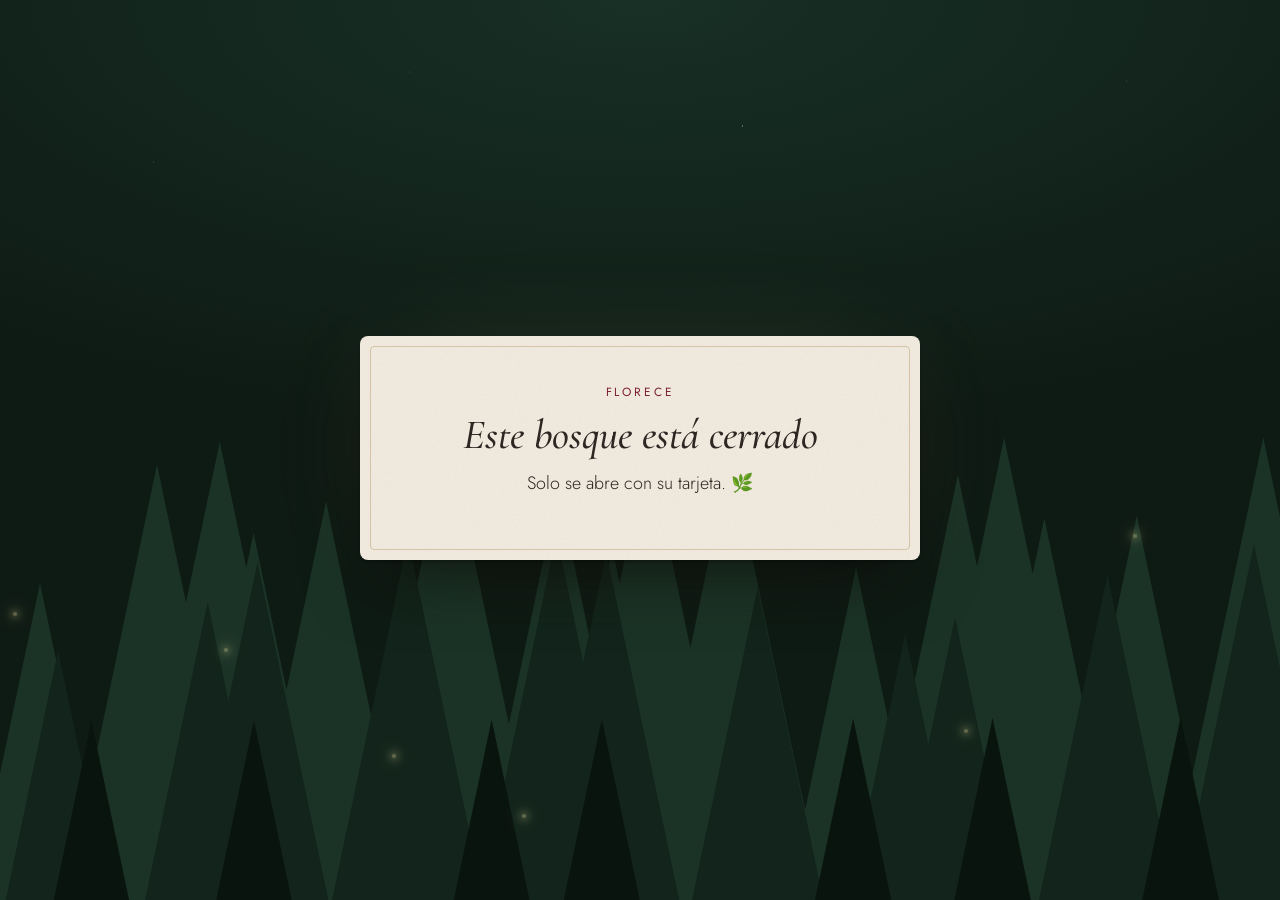
<file: f/tulipan/index.html>
<!doctype html>
<html lang="es-CO">
<head>
  <meta charset="utf-8">
  <meta name="viewport" content="width=device-width, initial-scale=1, viewport-fit=cover">
  <meta name="robots" content="noindex, nofollow">
  <meta name="referrer" content="no-referrer">
  <title>Florece 🌸</title>
  <meta name="description" content="Este bosque está dormido.">
  <meta property="og:title" content="Florece 🌸">
  <meta property="og:description" content="Este bosque está dormido.">
  <meta property="og:image" content="https://bayronlondonoc.github.io/invita/og.png">
  <meta name="theme-color" content="#0E1A14">
  <link rel="icon" href="data:image/svg+xml,%3Csvg xmlns='http://www.w3.org/2000/svg' viewBox='0 0 100 100'%3E%3Ctext y='.9em' font-size='90'%3E🌸%3C/text%3E%3C/svg%3E">
  <link rel="preconnect" href="https://fonts.googleapis.com">
  <link rel="preconnect" href="https://fonts.gstatic.com" crossorigin>
  <link rel="stylesheet" href="https://fonts.googleapis.com/css2?family=Cormorant+Garamond:ital,wght@0,500;1,400;1,500;1,600&family=Jost:wght@300;400;500&display=swap">
  <link rel="stylesheet" href="../../assets/florece.css">
  <script src="../../assets/florece.js" defer></script>
</head>
<body>
  <div id="bosque" class="bosque" aria-hidden="true"></div>
  <main id="app" class="escena"></main>
  <noscript><p style="color:#fff;text-align:center;padding:2rem">Este bosque necesita JavaScript.</p></noscript>
</body>
</html>
</file>
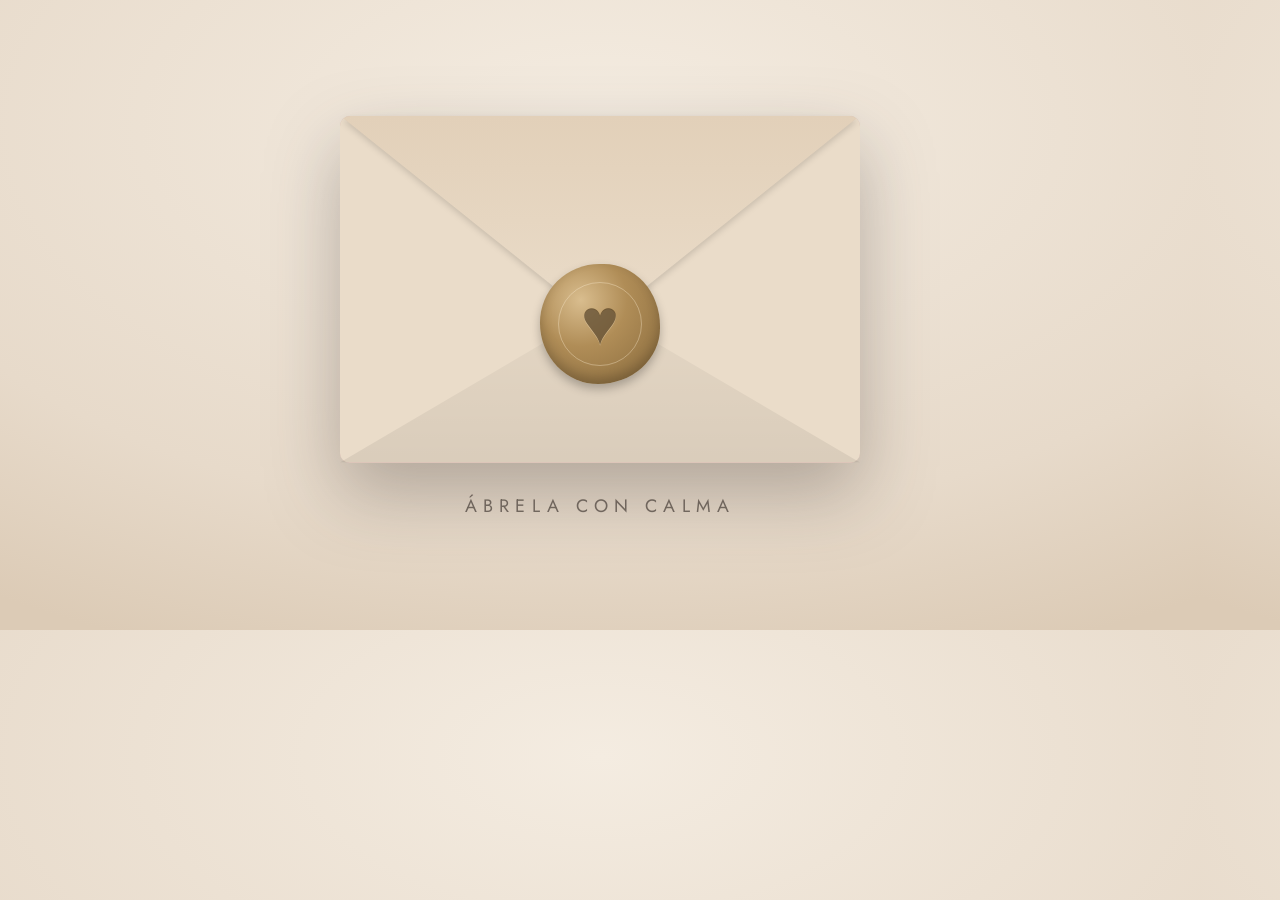
<file: scripts/og.html>
<!doctype html>
<!-- Fuente de og.png (1200×630). Regenerar con:
  "/Applications/Google Chrome.app/Contents/MacOS/Google Chrome" --headless=new --hide-scrollbars \
    --window-size=1200,630 --virtual-time-budget=5000 --screenshot=og.png "file://$PWD/scripts/og.html" -->
<html lang="es-CO">
<head>
<meta charset="utf-8">
<link rel="stylesheet" href="https://fonts.googleapis.com/css2?family=Cormorant+Garamond:ital,wght@1,500;1,600&family=Jost:wght@400&display=swap">
<style>
  html, body { margin: 0; width: 1200px; height: 630px; overflow: hidden; }
  body {
    display: grid; place-items: center;
    background: radial-gradient(90% 90% at 50% 20%, #F4ECE1 0%, #E7DACA 70%, #DCCBB6 100%);
    font-family: 'Cormorant Garamond', Georgia, serif;
  }
  .escena { display: flex; flex-direction: column; align-items: center; gap: 34px; }
  .sobre { position: relative; width: 520px; height: 347px; filter: drop-shadow(0 30px 36px rgba(46,38,34,.3)); }
  .sobre > div { position: absolute; }
  .interior { inset: 0; border-radius: 10px; background: #D9B8B0; }
  .bolsillo { inset: 0; border-radius: 10px; background: #EADCC9; clip-path: polygon(0 0, 50% 56%, 100% 0, 100% 100%, 0 100%); }
  .bolsillo::before { content: ""; position: absolute; inset: 0; background: linear-gradient(to top, rgba(0,0,0,.07), transparent 70%); clip-path: polygon(0 100%, 50% 56%, 100% 100%); }
  .solapa-wrap { left: 0; right: 0; top: 0; height: 60%; filter: drop-shadow(0 3px 3px rgba(0,0,0,.14)); }
  .solapa { position: absolute; inset: 0; border-radius: 10px 10px 0 0; background: linear-gradient(#E2D0B9, #EADCC9); clip-path: polygon(0 0, 100% 0, 50% 100%); }
  .sello {
    left: 50%; top: 60%; width: 120px; height: 120px; transform: translate(-50%, -50%);
    border-radius: 50% 47% 52% 49% / 49% 52% 47% 51%;
    background: radial-gradient(circle at 34% 30%, #D9BD8E 0%, #B08D57 40%, #86683B 100%);
    box-shadow: inset 0 -6px 12px rgba(0,0,0,.2), 0 5px 10px rgba(0,0,0,.25);
    display: grid; place-items: center;
  }
  .sello::before { content: ""; position: absolute; inset: 15%; border-radius: 50%; border: 1.5px solid rgba(255,240,215,.35); }
  .sello span { font: italic 600 64px/1 'Cormorant Garamond', serif; color: rgba(60,40,15,.62); text-shadow: 0 1px 0 rgba(255,235,200,.45); }
  .hint { font: 400 18px/1 'Jost', sans-serif; letter-spacing: .34em; text-transform: uppercase; color: rgba(46,38,34,.6); }
</style>
</head>
<body>
  <div class="escena">
    <div class="sobre">
      <div class="interior"></div>
      <div class="bolsillo"></div>
      <div class="solapa-wrap"><div class="solapa"></div></div>
      <div class="sello"><span>♥</span></div>
    </div>
    <div class="hint">Ábrela con calma</div>
  </div>
</body>
</html>
</file>
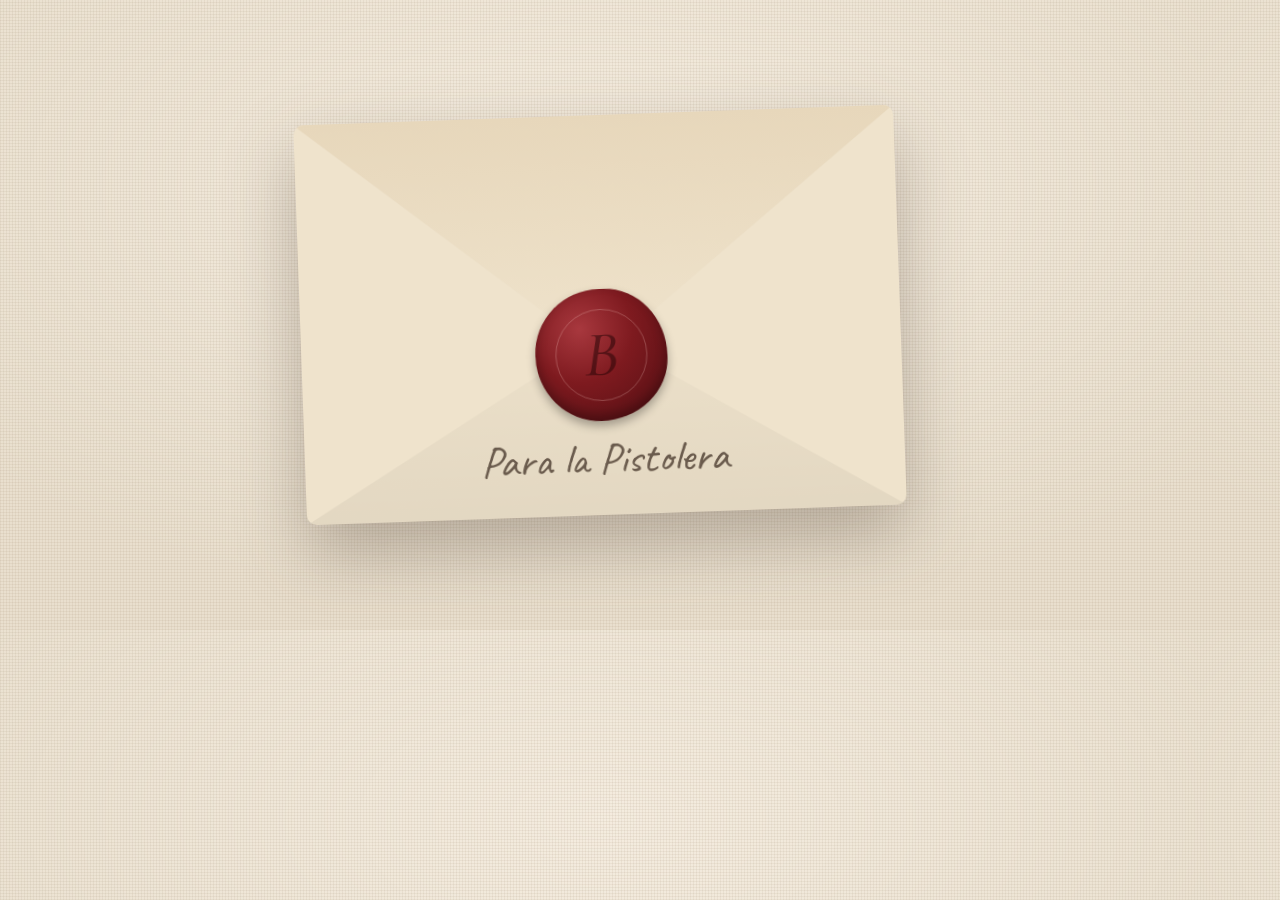
<file: carta/scripts/og.html>
<!doctype html>
<!-- Fuente de og.jpg (1200×630), la vista previa de WhatsApp. Se regenera con un navegador
     headless a 1200×630 y se guarda como og.jpg en la raíz. -->
<html lang="es-CO">
<head>
<meta charset="utf-8">
<link rel="stylesheet" href="https://fonts.googleapis.com/css2?family=Caveat:wght@400&family=Cormorant+Garamond:ital,wght@1,500&display=swap">
<style>
  html, body { margin: 0; width: 1200px; height: 630px; overflow: hidden; }
  body {
    display: grid; place-items: center;
    background-color: #E9DFCE;
    background-image:
      repeating-linear-gradient(0deg, rgba(120,96,64,.07) 0 1px, transparent 1px 3px),
      repeating-linear-gradient(90deg, rgba(120,96,64,.07) 0 1px, transparent 1px 3px),
      radial-gradient(90% 90% at 50% 30%, #F4ECDF 0%, transparent 75%);
  }
  .sobre { position: relative; width: 600px; height: 400px; filter: drop-shadow(0 30px 34px rgba(58,42,31,.3)); transform: rotate(-2deg); }
  .sobre > div { position: absolute; }
  .fondo { inset: 0; border-radius: 10px; background: #EFE3CC; }
  .solapa { left: 0; right: 0; top: 0; height: 60%; border-radius: 10px 10px 0 0;
    background: linear-gradient(#E7D7BB, #EFE3CC); clip-path: polygon(0 0, 100% 0, 50% 100%);
    filter: drop-shadow(0 3px 3px rgba(0,0,0,.12)); }
  .pliegue { inset: 0; border-radius: 10px; background: linear-gradient(to top, rgba(0,0,0,.05), transparent 60%);
    clip-path: polygon(0 100%, 50% 55%, 100% 100%); }
  .lacre { left: 50%; top: 60%; width: 132px; height: 132px; transform: translate(-50%, -50%);
    display: grid; place-items: center;
    border-radius: 50% 47% 52% 49% / 49% 52% 47% 51%;
    background: radial-gradient(circle at 34% 30%, #A8383E 0%, #7E1A1F 42%, #4F0E12 100%);
    box-shadow: inset 0 -6px 12px rgba(0,0,0,.28), 0 5px 10px rgba(0,0,0,.3);
    font: italic 500 64px/1 'Cormorant Garamond', serif; color: rgba(40,6,8,.55); }
  .lacre::before { content: ""; position: absolute; inset: 15%; border-radius: 50%; border: 1.5px solid rgba(255,220,210,.25); }
  .para { left: 0; right: 0; bottom: 34px; text-align: center; font: 400 44px/1 'Caveat', cursive; color: rgba(58,42,31,.72); }
</style>
</head>
<body>
  <div class="sobre">
    <div class="fondo"></div>
    <div class="pliegue"></div>
    <div class="solapa"></div>
    <div class="lacre">B</div>
    <div class="para">Para la Pistolera</div>
  </div>
</body>
</html>
</file>
<file: assets/styles.css>
/* Invita — estilos compartidos por todas las invitaciones.
   Todo color sale de las variables del tema (clase en <body>). */

:root {
  --f-serif: 'Cormorant Garamond', 'Times New Roman', Georgia, serif;
  --f-sans: 'Jost', system-ui, -apple-system, 'Segoe UI', sans-serif;
  --radio: 6px;
  --rebote: cubic-bezier(.34, 1.56, .64, 1);
  --salida: cubic-bezier(.22, 1, .36, 1);
  --textura: url("data:image/svg+xml,%3Csvg xmlns='http://www.w3.org/2000/svg' width='180' height='180'%3E%3Cfilter id='n'%3E%3CfeTurbulence type='fractalNoise' baseFrequency='.85' numOctaves='2' stitchTiles='stitch'/%3E%3CfeColorMatrix values='0 0 0 0 .18 0 0 0 0 .15 0 0 0 0 .13 0 0 0 .07 0'/%3E%3C/filter%3E%3Crect width='100%25' height='100%25' filter='url(%23n)'/%3E%3C/svg%3E");
}

/* ---------- Temas ---------- */

:root,
.tema-personal {
  --c-papel: #F4ECE1;
  --c-tinta: #2E2622;
  --c-acento: #7A1F2B;          /* vino */
  --c-suave: #D9B8B0;           /* rosa empolvado */
  --c-lacre: #B08D57;           /* dorado de lacre */
  --c-lacre-luz: #D9BD8E;
  --c-lacre-oscuro: #86683B;
  --c-fondo: #E7DACA;
  --c-fondo-luz: #F2E8DC;
  --c-tinta-suave: rgba(46, 38, 34, .66);
  --c-linea: rgba(176, 141, 87, .4);
  --c-sombra: rgba(46, 38, 34, .3);
  --c-sobre: #EADCC9;
  --c-sobre-solapa: #E2D0B9;
  --c-sobre-interior: #D9B8B0;
}

.tema-raices {
  --c-papel: #F3E6D8;
  --c-tinta: #68362C;           /* Tierra */
  --c-acento: #9C2B0D;          /* Atardecer */
  --c-suave: #E6CAB2;           /* Arena */
  --c-lacre: #9C2B0D;
  --c-lacre-luz: #C9583A;
  --c-lacre-oscuro: #6E1E09;
  --c-fondo: #E6CAB2;
  --c-fondo-luz: #F0DDCB;
  --c-tinta-suave: rgba(104, 54, 44, .7);
  --c-linea: rgba(125, 133, 97, .45);   /* Oliva */
  --c-sombra: rgba(104, 54, 44, .3);
  --c-sobre: #EBD5C1;
  --c-sobre-solapa: #E1C7AF;
  --c-sobre-interior: #7D8561;
}

/* TODO curazaos: valores provisionales, reemplazar con la paleta definitiva. */
.tema-curazaos {
  --c-papel: #F3F6F4;           /* TODO */
  --c-tinta: #1F3442;           /* TODO */
  --c-acento: #0E6E78;          /* TODO */
  --c-suave: #F2B8A0;           /* TODO */
  --c-lacre: #D9A441;           /* TODO */
  --c-lacre-luz: #EFCB7E;       /* TODO */
  --c-lacre-oscuro: #9C7224;    /* TODO */
  --c-fondo: #DCE8E6;           /* TODO */
  --c-fondo-luz: #EAF2F0;       /* TODO */
  --c-tinta-suave: rgba(31, 52, 66, .68);  /* TODO */
  --c-linea: rgba(14, 110, 120, .3);       /* TODO */
  --c-sombra: rgba(31, 52, 66, .28);       /* TODO */
  --c-sobre: #E6EEEC;           /* TODO */
  --c-sobre-solapa: #D9E4E1;    /* TODO */
  --c-sobre-interior: #F2B8A0;  /* TODO */
}

/* Rayo — Gran Premio: rojo de carreras, amarillo de rayo y atardecer de montaña. */
.tema-rayo {
  --c-papel: #FFF8EE;
  --c-tinta: #2A2120;
  --c-acento: #C8102E;          /* rojo de carreras */
  --c-acento-luz: #EE4A5C;
  --c-acento-oscuro: #8C0A1F;
  --c-suave: #F7C948;
  --c-lacre: #F2B705;           /* amarillo del rayo */
  --c-lacre-luz: #FFD95A;
  --c-lacre-oscuro: #A87800;
  --c-fondo: #F4A66E;
  --c-fondo-luz: #FFD7A1;
  --c-tinta-suave: rgba(42, 33, 32, .68);
  --c-linea: rgba(200, 16, 46, .26);
  --c-sombra: rgba(110, 35, 25, .34);
  --c-sobre: #C8102E;
  --c-sobre-solapa: #E23246;
  --c-sobre-interior: #6E0818;
  --c-cielo-alto: #FFE9B8;
  --c-cielo-bajo: #EE8A60;
  --c-sol: #FFF4D4;
  --c-sol-halo: rgba(255, 244, 212, .5);
  --c-montana-lejos: #DC7F6B;
  --c-montana-cerca: #9E3A45;
  --c-asfalto: #2E2A30;
  --c-raya: #F7C948;
  --c-llanta: #1F1C20;
  --c-rin: #E23246;
  --c-vidrio: #2B2731;
  --c-ojo: #3C83C8;
  --c-polvo: rgba(150, 110, 80, .45);
  --c-terreno: #EEC48E;         /* tierra del camino, vista desde arriba */
  --c-arbol: #6F7F37;
  --c-arbol-luz: #92A04C;
  --c-via: #57525C;             /* asfalto de la carretera (más claro que la noche, para ver las huellas) */
  --c-huella-via: rgba(18, 14, 18, .55);
  --c-parabrisas: #BCD8EE;
  --c-cuadro: #2A2120;
  --c-luz-apagada: #4A444D;
  --c-luz-roja: #FF3B3B;
  --c-luz-roja-halo: rgba(255, 59, 59, .55);
  --c-luz-verde: #39E07A;
  --c-luz-verde-halo: rgba(57, 224, 122, .55);
}

/* ---------- Base ---------- */

*, *::before, *::after { box-sizing: border-box; }

html { -webkit-text-size-adjust: 100%; text-size-adjust: 100%; }

body {
  margin: 0;
  min-height: 100vh;
  min-height: 100dvh;
  background-color: var(--c-fondo);
  background-image: radial-gradient(120% 75% at 50% 0%, var(--c-fondo-luz) 0%, transparent 65%), var(--textura);
  color: var(--c-tinta);
  font: 300 1rem/1.55 var(--f-sans);
  -webkit-font-smoothing: antialiased;
  -webkit-tap-highlight-color: transparent;
  overflow-x: hidden;
}

.escena {
  min-height: 100vh;
  min-height: 100dvh;
  display: grid;
  place-items: center;
  padding: max(24px, env(safe-area-inset-top)) max(16px, env(safe-area-inset-right))
           max(28px, env(safe-area-inset-bottom)) max(16px, env(safe-area-inset-left));
}

.pantalla {
  width: 100%;
  max-width: 420px;
  opacity: 0;
  transform: translateY(12px);
  transition: opacity .45s ease, transform .6s var(--salida);
}
.pantalla.visible { opacity: 1; transform: none; }
.pantalla.saliendo { opacity: 0; transform: translateY(-10px); }

/* ---------- Tarjeta de papel ---------- */

.tarjeta {
  position: relative;
  background-color: var(--c-papel);
  background-image: var(--textura);
  border-radius: var(--radio);
  padding: clamp(30px, 8vw, 44px) clamp(22px, 6.5vw, 40px) clamp(26px, 7vw, 38px);
  text-align: center;
  box-shadow:
    0 1px 1px rgba(0, 0, 0, .04),
    0 12px 26px -12px var(--c-sombra),
    0 36px 64px -34px var(--c-sombra);
  transition: box-shadow .8s ease;
}
.tarjeta::before {
  content: "";
  position: absolute;
  inset: 10px;
  border: 1px solid var(--c-linea);
  border-radius: 3px;
  pointer-events: none;
}
.tarjeta.celebra {
  box-shadow:
    0 0 0 1px var(--c-linea),
    0 12px 26px -12px var(--c-sombra),
    0 30px 80px -20px var(--c-lacre);
}

.eyebrow {
  margin: 0 0 14px;
  font: 400 .74rem/1.4 var(--f-sans);
  letter-spacing: .22em;
  text-transform: uppercase;
  color: var(--c-acento);
}

.pregunta, .titulo {
  margin: 0;
  font-family: var(--f-serif);
  font-style: italic;
  font-weight: 500;
  color: var(--c-tinta);
  text-wrap: balance;
}
.pregunta { font-size: clamp(2rem, 9vw, 2.6rem); line-height: 1.08; }
.titulo { font-size: clamp(1.9rem, 8vw, 2.3rem); line-height: 1.1; }
.pregunta:focus, .titulo:focus { outline: none; }

.firma {
  margin: 18px 0 0;
  font: italic 400 1.1rem/1.3 var(--f-serif);
  color: var(--c-tinta-suave);
}

/* ---------- Botones ---------- */

.btn {
  display: inline-flex;
  align-items: center;
  justify-content: center;
  gap: .5em;
  height: 3rem;
  min-width: 5.5rem;
  padding: 0 1.4rem;
  border: 1px solid var(--c-acento);
  border-radius: 999px;
  font: 500 1rem/1 var(--f-sans);
  letter-spacing: .06em;
  text-decoration: none;
  white-space: nowrap;
  cursor: pointer;
  user-select: none;
  -webkit-user-select: none;
  touch-action: manipulation;
  -webkit-tap-highlight-color: transparent;
}
.btn:focus-visible { outline: 2px solid var(--c-lacre); outline-offset: 3px; }
.btn-si {
  background: var(--c-acento);
  color: var(--c-papel);
  box-shadow: 0 8px 18px -10px var(--c-acento);
}
.btn-no, .btn-borde { background: var(--c-papel); color: var(--c-acento); }
.btn-bloque { width: 100%; }
.btn[disabled] { opacity: .38; cursor: not-allowed; box-shadow: none; }

/* ---------- Arena del Sí y el No ---------- */

.arena {
  position: relative;
  height: clamp(190px, 30vh, 240px);
  min-height: 180px;
  margin: 26px 0 0;
  overflow: hidden;           /* el rebote nunca se asoma fuera de la tarjeta */
  touch-action: none;
  user-select: none;
  -webkit-user-select: none;
  -webkit-touch-callout: none;
}
.arena .btn {
  position: absolute;
  left: 0;
  top: 0;
  will-change: transform;
  transform-origin: 50% 50%;
  transition: transform 480ms var(--rebote), opacity .3s ease, background-color .2s ease;
}
.arena:not(.lista) .btn { visibility: hidden; }
.arena .btn-si { z-index: 2; }
.arena .btn-no { z-index: 1; }
.btn-no.riendo { font-weight: 500; letter-spacing: .02em; }
.btn-no.parpadeo { opacity: 0; transition: opacity .12s linear; }
.btn-no.se-rinde {
  opacity: 0;
  scale: .5;
  pointer-events: none;
  transition: opacity .4s ease, scale .4s ease;
}
.btn-si.elegido { animation: anillo 1.1s ease-out; }
.btn-si.frena { animation: frena .45s ease; }      /* Sí antes de tiempo: "todavía no" */
@keyframes frena {
  20%, 60% { translate: -7px 0; }
  40%, 80% { translate: 7px 0; }
}
@keyframes anillo {
  from { box-shadow: 0 0 0 0 var(--c-lacre); }
  to   { box-shadow: 0 0 0 22px transparent; }
}

.frase {
  min-height: 3.1em;
  margin: 16px 0 0;
  font: italic 500 1.28rem/1.3 var(--f-serif);
  color: var(--c-acento);
  opacity: 0;
}
.frase.entra { animation: subir .6s var(--salida) forwards; }
.frase.final { font-weight: 600; }
@keyframes subir {
  from { opacity: 0; transform: translateY(8px); }
  to   { opacity: 1; transform: none; }
}

/* Celebración: destellos dorados, discretos */
.destellos { position: absolute; inset: 0; pointer-events: none; overflow: visible; }
.destello {
  position: absolute;
  width: 6px;
  height: 6px;
  margin: -3px 0 0 -3px;
  background: var(--c-lacre);
  transform: rotate(45deg) scale(.3);
  opacity: 0;
  animation: destello 1.2s var(--salida) forwards;
}
.destello:nth-child(3n) { background: var(--c-acento); width: 4px; height: 4px; }
.destello:nth-child(4n) { background: var(--c-lacre-luz); }
@keyframes destello {
  15%  { opacity: 1; }
  to   { opacity: 0; transform: translate(var(--dx), var(--dy)) rotate(45deg) scale(1); }
}

/* ---------- Sobre ---------- */

.pantalla--sobre {
  display: flex;
  flex-direction: column;
  align-items: center;
  gap: 34px;
}
.sobre {
  all: unset;
  position: relative;
  display: block;
  width: min(84vw, 340px);
  aspect-ratio: 3 / 2;
  cursor: pointer;
  filter: drop-shadow(0 18px 22px var(--c-sombra));
  -webkit-tap-highlight-color: transparent;
  animation: flotar 3.6s ease-in-out infinite;
}
.sobre:focus-visible { outline: 2px solid var(--c-lacre); outline-offset: 10px; border-radius: 4px; }
.sobre.abierto { animation: none; }
@keyframes flotar {
  0%, 100% { transform: translateY(0); }
  50%      { transform: translateY(-5px); }
}

.sobre > span { position: absolute; display: block; }
.sobre__interior { inset: 0; border-radius: var(--radio); background: var(--c-sobre-interior); }
.sobre__carta {
  left: 7%; right: 7%; top: 7%; height: 82%;
  z-index: 2;
  padding-top: 11%;
  border-radius: 3px;
  background: var(--c-papel) var(--textura);
  box-shadow: 0 2px 6px rgba(0, 0, 0, .08);
  font: italic 500 clamp(1.15rem, 5.4vw, 1.45rem)/1 var(--f-serif);
  color: var(--c-acento);
  text-align: center;
  transition: transform 1s var(--salida) .9s;
}
.sobre__bolsillo {
  inset: 0;
  z-index: 3;
  border-radius: var(--radio);
  background: var(--c-sobre) var(--textura);
  clip-path: polygon(0 0, 50% 56%, 100% 0, 100% 100%, 0 100%);
}
.sobre__bolsillo::before {
  content: "";
  position: absolute;
  inset: 0;
  background: linear-gradient(to top, rgba(0, 0, 0, .06), transparent 70%);
  clip-path: polygon(0 100%, 50% 56%, 100% 100%);
}
.sobre__destino {
  position: absolute;
  left: 0; right: 0; bottom: 7%;
  font: italic 500 clamp(1.05rem, 4.8vw, 1.3rem)/1 var(--f-serif);
  color: var(--c-tinta-suave);
  text-align: center;
}
.sobre__solapa-wrap {
  left: 0; right: 0; top: 0; height: 60%;
  z-index: 4;
  filter: drop-shadow(0 2px 2px rgba(0, 0, 0, .12));
  transition: z-index 0s linear .68s;
}
.sobre__solapa {
  position: absolute;
  inset: 0;
  border-radius: var(--radio) var(--radio) 0 0;
  background: linear-gradient(to bottom, var(--c-sobre-solapa), var(--c-sobre));
  clip-path: polygon(0 0, 100% 0, 50% 100%);
  transform-origin: 50% 0;
  transform: perspective(900px) rotateX(0deg);
  transition: transform .75s cubic-bezier(.45, 0, .25, 1) .3s;
}
.sobre.abierto .sobre__solapa-wrap { z-index: 1; }
.sobre.abierto .sobre__solapa { transform: perspective(900px) rotateX(180deg); }
.sobre.abierto .sobre__carta { transform: translateY(-48%); }

.sello {
  left: 50%; top: 60%;
  width: 23%;
  aspect-ratio: 1;
  z-index: 5;
  transform: translate(-50%, -50%);
  pointer-events: none;
}
.sello__mitad {
  position: absolute;
  inset: 0;
  display: grid;
  place-items: center;
  border-radius: 50% 47% 52% 49% / 49% 52% 47% 51%;
  background: radial-gradient(circle at 34% 30%, var(--c-lacre-luz) 0%, var(--c-lacre) 40%, var(--c-lacre-oscuro) 100%);
  box-shadow: inset 0 -4px 8px rgba(0, 0, 0, .2), 0 3px 6px rgba(0, 0, 0, .25);
  transition: transform .6s var(--salida), opacity .45s ease .12s;
}
.sello__mitad::before {
  content: "";
  position: absolute;
  inset: 15%;
  border-radius: 50%;
  border: 1px solid rgba(255, 240, 215, .35);
  box-shadow: inset 0 1px 2px rgba(0, 0, 0, .18);
}
.sello__letra {
  font: italic 600 clamp(1.5rem, 7.5vw, 2rem)/1 var(--f-serif);
  color: rgba(60, 40, 15, .62);
  text-shadow: 0 1px 0 rgba(255, 235, 200, .45);
}
.sello__mitad--izq { clip-path: polygon(0 0, 52% 0, 46% 30%, 55% 55%, 47% 78%, 52% 100%, 0 100%); }
.sello__mitad--der { clip-path: polygon(52% 0, 100% 0, 100% 100%, 52% 100%, 47% 78%, 55% 55%, 46% 30%); }
.sobre.abierto .sello__mitad--izq { transform: translate(-40%, 34%) rotate(-28deg); opacity: 0; }
.sobre.abierto .sello__mitad--der { transform: translate(40%, 34%) rotate(24deg); opacity: 0; }

.sobre__hint {
  margin: 0;
  font: 400 .76rem/1 var(--f-sans);
  letter-spacing: .3em;
  text-transform: uppercase;
  color: var(--c-tinta-suave);
  animation: latido 2.4s ease-in-out infinite;
  transition: opacity .3s ease;
}
.abriendo .sobre__hint { opacity: 0 !important; animation: none; }
@keyframes latido {
  0%, 100% { opacity: .45; }
  50%      { opacity: 1; }
}

/* ---------- Plan ---------- */

.descripcion { margin: 14px 0 0; color: var(--c-tinta); }

.detalles { margin: 24px 0 0; padding: 0; border-top: 1px solid var(--c-linea); }
.detalles > div {
  display: flex;
  justify-content: space-between;
  align-items: baseline;
  gap: 16px;
  padding: 12px 2px;
  border-bottom: 1px solid var(--c-linea);
  text-align: left;
}
.detalles dt, .etiqueta {
  font: 400 .72rem/1.4 var(--f-sans);
  letter-spacing: .2em;
  text-transform: uppercase;
  color: var(--c-tinta-suave);
}
.detalles dd {
  margin: 0;
  font: italic 500 1.2rem/1.25 var(--f-serif);
  text-align: right;
}

.pista {
  margin: 20px 0 0;
  font: italic 400 1.15rem/1.35 var(--f-serif);
  color: var(--c-tinta);
}
.pista .etiqueta { display: block; margin-bottom: 4px; font-style: normal; }

.horarios { margin: 24px 0 0; padding: 0; border: 0; min-width: 0; }
.horarios legend { padding: 0; margin: 0 auto 10px; }
.chips { display: flex; flex-wrap: wrap; justify-content: center; gap: 10px; }
.chip { position: relative; cursor: pointer; }
.chip input { position: absolute; opacity: 0; width: 1px; height: 1px; margin: 0; pointer-events: none; }
.chip span {
  display: inline-flex;
  align-items: center;
  height: 2.6rem;
  padding: 0 1.15rem;
  border: 1px solid var(--c-acento);
  border-radius: 999px;
  font: 500 .98rem/1 var(--f-sans);
  color: var(--c-acento);
  white-space: nowrap;
  transition: background-color .2s ease, color .2s ease;
}
.chip input:checked + span { background: var(--c-acento); color: var(--c-papel); }
.chip input:focus-visible + span { outline: 2px solid var(--c-lacre); outline-offset: 3px; }

.campo { position: relative; margin: 24px 0 22px; text-align: left; }
.campo__label {
  display: block;
  margin-bottom: 8px;
  font: italic 500 1.15rem/1.3 var(--f-serif);
  text-align: center;
}
.campo textarea {
  display: block;
  width: 100%;
  padding: 12px 14px 22px;
  border: 1px solid var(--c-linea);
  border-radius: 4px;
  background: rgba(255, 255, 255, .35);
  color: var(--c-tinta);
  font: 400 16px/1.45 var(--f-sans);   /* 16px: iOS no hace zoom */
  resize: none;
}
.campo textarea:focus { outline: 2px solid var(--c-acento); outline-offset: 1px; }
.contador {
  position: absolute;
  right: 10px;
  bottom: 6px;
  font-size: .72rem;
  color: var(--c-tinta-suave);
}

/* ---------- Confirmado ---------- */

.resumen {
  display: flex;
  flex-direction: column;
  gap: 2px;
  margin: 22px 0 0;
  padding: 16px 0;
  border-top: 1px solid var(--c-linea);
  border-bottom: 1px solid var(--c-linea);
}
.resumen__fecha { font: italic 500 1.45rem/1.2 var(--f-serif); }
.resumen__hora {
  font: 400 .85rem/1.4 var(--f-sans);
  letter-spacing: .2em;
  text-transform: uppercase;
  color: var(--c-acento);
}
.resumen__momento {
  margin-top: 6px;
  font: italic 400 1.15rem/1.3 var(--f-serif);
  color: var(--c-tinta-suave);
}
.resumen__lugar { margin: 12px 0 0; color: var(--c-tinta-suave); }
.cierre {
  margin: 20px 0 0;
  font: italic 400 1.2rem/1.4 var(--f-serif);
  text-wrap: pretty;
}
.acciones { display: grid; gap: 12px; margin-top: 26px; }
.enlace {
  justify-self: center;
  padding: 6px;
  font-size: .9rem;
  color: var(--c-tinta-suave);
  text-underline-offset: 3px;
}

/* ---------- Recorrido del plan ---------- */

.recorrido { margin: 24px 0 0; text-align: left; }
.recorrido > .etiqueta { display: block; margin: 0 0 12px; text-align: center; }
.recorrido ol { margin: 0; padding: 0; list-style: none; }
.recorrido li {
  position: relative;
  padding: 0 0 16px 32px;
  font: italic 500 1.12rem/1.3 var(--f-serif);
}
.recorrido li:last-child { padding-bottom: 0; }
.recorrido li::before {
  content: "";
  position: absolute;
  left: 5px;
  top: 3px;
  width: 12px;
  height: 12px;
  border: 2px solid var(--c-acento);
  border-radius: 50%;
  background: var(--c-papel);
}
.recorrido li::after {
  content: "";
  position: absolute;
  left: 10px;
  top: 18px;
  bottom: 2px;
  border-left: 1px dashed var(--c-linea);
}
.recorrido li:last-child::after { display: none; }
.recorrido b {
  display: block;
  margin-bottom: 2px;
  font: normal 400 .7rem/1.4 var(--f-sans);
  letter-spacing: .2em;
  text-transform: uppercase;
  color: var(--c-acento);
}

/* ---------- Carro (dibujo SVG) ---------- */

.carro { display: block; width: 100%; height: auto; overflow: visible; }
.carro__sombra { fill: var(--c-sombra); opacity: .55; }
.carro__cuerpo { fill: var(--c-acento); }
.carro__aleron, .carro__guardabarro { fill: var(--c-acento-oscuro); }
.carro__brillo { fill: none; stroke: var(--c-acento-luz); stroke-width: 2.4; stroke-linecap: round; opacity: .85; }
.carro__ventana { fill: var(--c-vidrio); }
.carro__rayo { fill: var(--c-lacre); stroke: var(--c-lacre-oscuro); stroke-width: .8; stroke-linejoin: round; }
.carro__numero {
  font: italic 500 20px var(--f-sans);
  fill: var(--c-acento);
  stroke: var(--c-tinta);
  stroke-width: 1px;
  paint-order: stroke;
}
.carro__ojo { fill: var(--c-papel); stroke: var(--c-tinta); stroke-width: 1.3; }
.carro__iris { fill: var(--c-ojo); }
.carro__pupila { fill: var(--c-tinta); }
.carro__luz-ojo { fill: var(--c-papel); }
.carro__faro { fill: var(--c-lacre-luz); }
.carro__boca { fill: none; stroke: var(--c-tinta); stroke-width: 2.4; stroke-linecap: round; }
.carro__llanta { fill: var(--c-llanta); }
.carro__rin { fill: var(--c-rin); }
.carro__rayos { stroke: var(--c-llanta); stroke-width: 2.2; }
.carro__centro { fill: var(--c-lacre-luz); }
.carro__rueda { transform-box: fill-box; transform-origin: center; }
@keyframes girar { to { transform: rotate(360deg); } }

/* ---------- Largada: semáforo, grito y arranque ---------- */

.pantalla--largada {
  display: flex;
  flex-direction: column;
  align-items: center;
  gap: 26px;
  text-align: center;
}
.semaforo {
  display: flex;
  gap: 14px;
  padding: 14px 18px;
  border-radius: 999px;
  background: var(--c-asfalto);
  box-shadow: inset 0 2px 0 rgba(255, 255, 255, .08), 0 16px 30px -14px var(--c-sombra);
}
.luz {
  width: clamp(46px, 14vw, 58px);
  aspect-ratio: 1;
  border-radius: 50%;
  background: var(--c-luz-apagada);
  box-shadow: inset 0 -5px 10px rgba(0, 0, 0, .45);
  transition: background-color .1s linear, box-shadow .1s linear;
}
.luz.roja {
  background: var(--c-luz-roja);
  box-shadow: inset 0 -5px 10px rgba(0, 0, 0, .25), 0 0 24px 4px var(--c-luz-roja-halo);
}
.luz.verde {
  background: var(--c-luz-verde);
  box-shadow: inset 0 -5px 10px rgba(0, 0, 0, .2), 0 0 28px 6px var(--c-luz-verde-halo);
}
.largada__grito {
  min-height: 1.1em;
  margin: 0;
  font: italic 600 clamp(2.8rem, 14vw, 3.8rem)/1 var(--f-serif);
  color: var(--c-acento);
  text-shadow: 3px 3px 0 var(--c-lacre);
  opacity: 0;
}
.largada__grito.entra { animation: grito .6s var(--rebote) forwards; }
@keyframes grito {
  from { opacity: 0; transform: scale(.5) rotate(-8deg); }
  to   { opacity: 1; transform: scale(1) rotate(-3deg); }
}
.largada__pista {                 /* de borde a borde de la pantalla, para que el carro salga de verdad */
  position: relative;
  width: 100vw;
  height: clamp(110px, 32vw, 140px);
  margin-inline: calc(50% - 50vw);
  overflow: hidden;
}
.largada__carro {
  position: absolute;
  left: 50%;
  bottom: 8px;
  width: min(62vw, 250px);
  transform: translateX(-50%);
  animation: ralenti .14s linear infinite alternate;
}
.largada__carro::before,
.largada__carro::after {          /* estela del rayo */
  content: "";
  position: absolute;
  right: 88%;
  width: 0;
  border-radius: 9px;
}
.largada__carro::before { bottom: 30%; height: 9px; background: linear-gradient(to left, var(--c-lacre), var(--c-acento) 55%, transparent); }
.largada__carro::after  { bottom: 50%; height: 3px; background: linear-gradient(to left, var(--c-lacre-luz), transparent); }
.arranca .largada__carro { animation: salir 1.05s cubic-bezier(.5, 0, .9, .3) forwards; }
.arranca .largada__carro::before { animation: estela 1.05s cubic-bezier(.5, 0, .9, .3) forwards; }
.arranca .largada__carro::after  { animation: estela 1.05s cubic-bezier(.5, 0, .9, .3) .06s forwards; }
.arranca .carro__rueda { animation: girar .2s linear infinite; }
@keyframes ralenti {
  from { transform: translateX(-50%) translateY(0); }
  to   { transform: translateX(-50%) translateY(-1px); }
}
@keyframes salir {
  0%   { transform: translateX(-50%); }
  14%  { transform: translateX(-54%) rotate(-2deg); }
  100% { transform: translateX(110vw) rotate(-1deg); }
}
@keyframes estela { from { width: 0; } to { width: 120vw; } }

/* ---------- Velocímetro ---------- */

.velocimetro { width: min(100%, 230px); margin: 20px auto 0; }
.velocimetro svg { display: block; width: 100%; height: auto; overflow: visible; }
.vel__arco, .vel__zona { fill: none; stroke-width: 7; stroke-linecap: round; }
.vel__arco { stroke: var(--c-linea); }
.vel__zona { stroke: var(--c-acento); }
.vel__marca { stroke: var(--c-tinta-suave); stroke-width: 1.2; }
.vel__marca--mayor { stroke: var(--c-tinta); stroke-width: 2.2; }
.vel__numero { font: 400 9px var(--f-sans); fill: var(--c-tinta-suave); }
.vel__aguja { transform-box: view-box; transform-origin: 100px 100px; }
.vel__aguja line { stroke: var(--c-acento); stroke-width: 3.2; stroke-linecap: round; }
.vel__aguja circle { fill: var(--c-tinta); }
.vel__cifra {
  display: flex;
  justify-content: center;
  align-items: baseline;
  gap: 6px;
  margin: 2px 0 0;
  font: 400 .72rem/1 var(--f-sans);
  letter-spacing: .2em;
  text-transform: uppercase;
  color: var(--c-tinta-suave);
}
.vel__lectura {
  min-width: 2.2em;
  font: italic 600 2.3rem/1 var(--f-serif);
  letter-spacing: 0;
  color: var(--c-tinta);
  text-align: right;
}
.vel__texto {
  margin: 8px 0 0;
  font: 500 .74rem/1.4 var(--f-sans);
  letter-spacing: .22em;
  text-transform: uppercase;
  color: var(--c-acento);
  opacity: 0;
  transition: opacity .6s ease;
}
.velocimetro.listo .vel__texto { opacity: 1; }

.confirmado__carro { width: 150px; margin: -4px auto 16px; }

/* ---------- Carretera: el No es el carro y la meta es el Sí ---------- */

.pantalla--carretera { max-width: 440px; }
.tarjeta--carretera {
  display: flex;
  flex-direction: column;
  height: calc(100vh - 56px);
  height: calc(100dvh - 56px);
  min-height: 500px;
  max-height: 880px;
  padding: 30px 14px 14px;
}
.tema-rayo .tarjeta--carretera { padding: 38px 14px 14px; }
.tarjeta--carretera .pregunta { padding: 0 8px; font-size: clamp(1.65rem, 7.6vw, 2.15rem); }
.tarjeta--carretera .frase { min-height: 2.7em; margin: 10px 8px 12px; font-size: 1.14rem; text-wrap: balance; }
.carretera {
  position: relative;
  flex: 1;
  min-height: 260px;
  overflow: hidden;
  border-radius: 10px;
  background: var(--c-terreno);
  box-shadow: inset 0 0 0 1px var(--c-linea);
  touch-action: none;
  user-select: none;
  -webkit-user-select: none;
  -webkit-touch-callout: none;
}
.carretera__lienzo { position: absolute; inset: 0; display: block; width: 100%; height: 100%; }
.carretera .carro-no {
  position: absolute;
  left: 0;
  top: 0;
  z-index: 2;
  width: 46px;
  height: 80px;
  padding: 0;
  border: 0;
  background: none;
  cursor: pointer;
  transform-origin: 50% 50%;
  will-change: transform;
  touch-action: none;
  -webkit-tap-highlight-color: transparent;
}
.carretera:not(.lista) .carro-no { visibility: hidden; }
.carretera .carro-no:focus-visible { outline: 2px solid var(--c-lacre); outline-offset: 4px; border-radius: 14px; }
.carro-no.parpadeo { opacity: 0; transition: opacity .12s linear; }
.carro-no svg { display: block; width: 100%; height: 100%; pointer-events: none; }
.carro-no__placa {
  position: absolute;
  left: 50%;
  top: 44%;
  padding: 2px 6px 3px;
  border: 1.5px solid var(--c-tinta);
  border-radius: 5px;
  background: var(--c-papel);
  font: 500 12px/1 var(--f-sans);
  letter-spacing: .04em;
  color: var(--c-tinta);
  white-space: nowrap;
  transform: translate(-50%, -50%);
  pointer-events: none;
}
.carro-no__placa.vuela { animation: placa-vuela .9s cubic-bezier(.3, .6, .4, 1) forwards; }
@keyframes placa-vuela {
  30%  { transform: translate(-50%, -170%) rotate(-25deg) scale(1.25); opacity: 1; }
  100% { transform: translate(-30%, -460%) rotate(-210deg) scale(.6); opacity: 0; }
}
.carretera__si { position: absolute; left: 0; top: 0; z-index: 3; height: 3.3rem; min-width: 7.5rem; font-size: 1.15rem; }
.carretera__si[hidden] { display: none; }
.carretera__si.llega { animation: llega .6s var(--rebote) both; }
@keyframes llega {
  from { scale: .3; opacity: 0; }
  to   { scale: 1; opacity: 1; }
}

.carro--arriba .carro__sombra { opacity: .35; }
.carro__parabrisas { fill: var(--c-parabrisas); }
.carro__numero--techo { font-size: 15px; stroke-width: .8px; fill: var(--c-papel); }

/* ---------- Tema Rayo: escenografía y detalles ---------- */

/* Atardecer, colinas y carretera, todo con gradientes (colores del tema, sin imágenes). */
body.tema-rayo { background-image: none; }
body.tema-rayo::before {
  content: "";
  position: fixed;
  inset: 0;
  z-index: -1;
  pointer-events: none;
  background:
    repeating-linear-gradient(90deg, var(--c-raya) 0 26px, transparent 26px 56px) left 0 bottom 3.2vh / 100% 3px no-repeat,
    linear-gradient(var(--c-asfalto), var(--c-asfalto)) left 0 bottom 0 / 100% 7.5vh no-repeat,
    radial-gradient(ellipse 52% 19vh at 12% calc(100% - 5vh), var(--c-montana-cerca) 99.4%, transparent 100%),
    radial-gradient(ellipse 62% 15vh at 84% calc(100% - 5vh), var(--c-montana-cerca) 99.4%, transparent 100%),
    radial-gradient(ellipse 46% 30vh at 34% calc(100% - 5vh), var(--c-montana-lejos) 99.4%, transparent 100%),
    radial-gradient(ellipse 44% 25vh at 96% calc(100% - 5vh), var(--c-montana-lejos) 99.4%, transparent 100%),
    radial-gradient(circle at 70% 62%, var(--c-sol) 0 6.5vmin, var(--c-sol-halo) 7vmin, transparent 17vmin),
    linear-gradient(to bottom, var(--c-cielo-alto), var(--c-fondo-luz) 38%, var(--c-fondo) 72%, var(--c-cielo-bajo));
}

/* Tarjeta con franja a cuadros de bandera de llegada */
.tema-rayo .tarjeta { border-radius: 16px; padding-top: clamp(40px, 10vw, 54px); }
.tema-rayo .tarjeta::before { inset: 22px 10px 10px; border-radius: 8px; }
.tema-rayo .tarjeta::after {
  content: "";
  position: absolute;
  inset: 0 0 auto;
  height: 12px;
  border-radius: 16px 16px 0 0;
  background: repeating-conic-gradient(var(--c-cuadro) 0 25%, var(--c-papel) 0 50%) 0 0 / 12px 12px;
  pointer-events: none;
}

/* Sobre rojo con rayo y sello amarillo del 95 */
.tema-rayo .sobre__destino { color: var(--c-papel); }
.tema-rayo .sobre__bolsillo::after {
  content: "";
  position: absolute;
  left: 11%;
  right: 11%;
  bottom: 23%;
  height: 15%;
  background: var(--c-lacre);
  clip-path: polygon(0 71%, 38.6% 21%, 34.7% 50%, 70.5% 0, 65.3% 42%, 100% 21%, 64.2% 83%, 68.2% 54%, 31.8% 100%, 35.8% 67%);
}
.tema-rayo .sello__letra { font-size: clamp(1.25rem, 6.4vw, 1.7rem); color: rgba(110, 8, 24, .78); }

.tema-rayo .btn-si {
  background: linear-gradient(180deg, var(--c-acento-luz), var(--c-acento) 55%, var(--c-acento-oscuro));
  border-color: var(--c-acento-oscuro);
}

/* Celebración a cuadros */
.tema-rayo .destello {
  width: 10px;
  height: 10px;
  margin: -5px 0 0 -5px;
  background: repeating-conic-gradient(var(--c-cuadro) 0 25%, var(--c-papel) 0 50%) 0 0 / 5px 5px;
}
.tema-rayo .destello:nth-child(3n) { width: 8px; height: 8px; background: var(--c-acento); }
.tema-rayo .destello:nth-child(4n) { background: var(--c-lacre); }

.tema-rayo .recorrido li::after { left: 9px; border-left: 3px dotted var(--c-acento); }
.tema-rayo .recorrido li:last-child::before {
  border: 0;
  border-radius: 2px;
  background: repeating-conic-gradient(var(--c-cuadro) 0 25%, var(--c-papel) 0 50%) 0 0 / 6px 6px;
  box-shadow: 0 0 0 1px var(--c-cuadro);
}

/* ---------- Tarjeta neutra ---------- */

.tarjeta--vacia { padding-block: 56px; }
.sello-mini {
  display: block;
  width: 44px;
  height: 44px;
  margin: 0 auto 22px;
  border-radius: 50% 47% 52% 49% / 49% 52% 47% 51%;
  background: radial-gradient(circle at 34% 30%, var(--c-lacre-luz) 0%, var(--c-lacre) 40%, var(--c-lacre-oscuro) 100%);
  box-shadow: inset 0 -3px 6px rgba(0, 0, 0, .2), 0 2px 4px rgba(0, 0, 0, .2);
}
.vacia {
  margin: 0;
  font: italic 500 1.7rem/1.2 var(--f-serif);
}

/* ---------- Movimiento reducido: sin rebotes, solo fades ---------- */

@media (prefers-reduced-motion: reduce) {
  .pantalla, .pantalla.saliendo { transform: none; transition: opacity .3s ease; }
  .arena .btn { transition: opacity .15s linear; }
  .carro-no__placa.vuela { animation: aparecer .4s ease reverse forwards; }
  .largada__carro, .arranca .largada__carro { animation: none; }
  .arranca .largada__carro { opacity: 0; transition: opacity .3s ease; }
  .arranca .largada__carro::before, .arranca .largada__carro::after { animation: none; }
  .largada__grito.entra { animation-name: aparecer; }
  .sobre, .sobre__hint { animation: none; }
  .sobre__solapa, .sobre__carta, .sello__mitad { transition: opacity .3s ease; }
  .sobre.abierto .sobre__solapa,
  .sobre.abierto .sobre__carta,
  .sobre.abierto .sello__mitad--izq,
  .sobre.abierto .sello__mitad--der { transform: none; opacity: 0; }
  .frase.entra { animation-name: aparecer; }
  .btn-si.elegido, .btn-si.frena, .carretera__si.llega { animation: none; }
  .btn-no.se-rinde { scale: 1; }
}
@keyframes aparecer { from { opacity: 0; } to { opacity: 1; } }
</file>
<file: carta/assets/estilos.css>
/* Carta — estilos. Paleta: crema, papel, tinta café y rojo lacre como único acento. */

:root {
  --crema: #F3EBDD;
  --lino: #E9DFCE;
  --lino-hilo: rgba(120, 96, 64, .07);
  --papel: #F6EEDF;
  --papel-viejo: #E8D4AE;
  --papel-mancha: rgba(140, 96, 40, .22);
  --tinta: #3A2A1F;
  --tinta-suave: rgba(58, 42, 31, .66);
  --tinta-tenue: rgba(58, 42, 31, .38);
  --lacre: #7E1A1F;
  --lacre-luz: #A8383E;
  --lacre-oscuro: #4F0E12;
  --sobre: #EFE3CC;
  --sobre-solapa: #E7D7BB;
  --sobre-interior: #D9C3A0;
  --sombra: rgba(58, 42, 31, .28);
  --visor: #1E1814;
  --final-1: #F6E9D8;
  --final-2: #EBD3BC;

  --f-cartel: 'Rye', Georgia, serif;
  --f-texto: 'Cormorant Garamond', Georgia, 'Times New Roman', serif;
  --f-mano: 'Caveat', 'Segoe Print', cursive;
  --suave: cubic-bezier(.22, 1, .36, 1);
  --lento: cubic-bezier(.45, 0, .25, 1);
  --grano: url("data:image/svg+xml,%3Csvg xmlns='http://www.w3.org/2000/svg' width='200' height='200'%3E%3Cfilter id='n'%3E%3CfeTurbulence type='fractalNoise' baseFrequency='.8' numOctaves='3' stitchTiles='stitch'/%3E%3CfeColorMatrix values='0 0 0 0 .35 0 0 0 0 .25 0 0 0 0 .14 0 0 0 .09 0'/%3E%3C/filter%3E%3Crect width='100%25' height='100%25' filter='url(%23n)'/%3E%3C/svg%3E");
}

*, *::before, *::after { box-sizing: border-box; }
[hidden] { display: none !important; }

html, body { height: 100%; }
html { -webkit-text-size-adjust: 100%; text-size-adjust: 100%; }
body {
  margin: 0;
  overflow: hidden;
  background-color: var(--lino);
  /* Lino: hilos cruzados muy finos */
  background-image:
    repeating-linear-gradient(0deg, var(--lino-hilo) 0 1px, transparent 1px 3px),
    repeating-linear-gradient(90deg, var(--lino-hilo) 0 1px, transparent 1px 3px),
    radial-gradient(120% 80% at 50% 0%, var(--crema) 0%, transparent 70%),
    var(--grano);
  color: var(--tinta);
  font: 400 1.1rem/1.5 var(--f-texto);
  -webkit-font-smoothing: antialiased;
  -webkit-tap-highlight-color: transparent;
}
button { font: inherit; color: inherit; }
button:focus-visible, .hoja:focus-visible { outline: 2px solid var(--lacre); outline-offset: 4px; }

.escena { position: fixed; inset: 0; overflow: hidden; }
.vista {
  position: absolute;
  inset: 0;
  display: grid;
  place-items: center;
  padding: max(20px, env(safe-area-inset-top)) max(16px, env(safe-area-inset-right))
           max(20px, env(safe-area-inset-bottom)) max(16px, env(safe-area-inset-left));
  overflow: hidden;
  opacity: 0;
  transition: opacity 1s ease;
}
.vista.visible { opacity: 1; }

/* ---------- 1. Cartel ---------- */

.vista--cartel { overflow-y: auto; }
.cartel {
  position: relative;
  width: min(88vw, 380px);
  padding: clamp(26px, 7vw, 36px) clamp(20px, 6vw, 30px) clamp(24px, 6vw, 30px);
  text-align: center;
  background-color: var(--papel-viejo);
  background-image:
    radial-gradient(60% 40% at 18% 12%, var(--papel-mancha), transparent 70%),
    radial-gradient(50% 35% at 85% 88%, var(--papel-mancha), transparent 70%),
    radial-gradient(120% 120% at 50% 50%, transparent 55%, rgba(110, 70, 25, .32) 100%),
    var(--grano);
  clip-path: polygon(0 1%, 3% 0, 22% .6%, 46% 0, 71% .8%, 97% 0, 100% 2%, 99.4% 30%, 100% 62%, 99.2% 97%, 96% 100%, 70% 99.3%, 41% 100%, 16% 99.2%, 2% 100%, 0 97%, .7% 64%, 0 33%);
  filter: drop-shadow(0 16px 22px var(--sombra));
  transform: rotate(-1.2deg);
  transform-origin: 50% 0;
}
.cartel.cae { animation: cae 1.5s var(--lento) forwards; }
@keyframes cae {
  0%   { transform: rotate(-1.2deg); }
  18%  { transform: rotate(3deg) translateY(4px); }
  100% { transform: rotate(14deg) translateY(120vh); opacity: .9; }
}
.clavo {
  position: absolute;
  top: 12px;
  width: 9px;
  height: 9px;
  border-radius: 50%;
  background: radial-gradient(circle at 35% 35%, #9A8B78, #4B3E33 70%);
  box-shadow: 0 1px 2px rgba(0, 0, 0, .35);
}
.clavo--izq { left: 14px; }
.clavo--der { right: 14px; }
.cartel__titulo {
  margin: 4px 0 0;
  font: 400 clamp(2.9rem, 15vw, 3.9rem)/1 var(--f-cartel);
  letter-spacing: .04em;
  text-transform: uppercase;
  color: var(--tinta);
}
.cartel__nombre {
  margin: 10px 0 0;
  padding: 6px 0;
  border-top: 2px solid var(--tinta);
  border-bottom: 2px solid var(--tinta);
  font: 400 clamp(1.15rem, 5.6vw, 1.45rem)/1.1 var(--f-cartel);
  letter-spacing: .08em;
  text-transform: uppercase;
}
.cartel__retrato { width: 52%; margin: 16px auto 12px; }
.cartel__retrato svg { display: block; width: 100%; height: auto; }
.retrato__marco { fill: none; stroke: var(--tinta); stroke-width: 2; }
.retrato__marco--fino { stroke-width: .8; stroke: var(--tinta-suave); }
.retrato__corazon { fill: none; stroke: var(--lacre); stroke-width: 2.2; stroke-linejoin: round; }
.cartel__linea {
  margin: 8px 0 0;
  font: 500 clamp(1.05rem, 4.6vw, 1.2rem)/1.32 var(--f-texto);
  text-wrap: balance;
}
.cartel__rotulo {
  font: 400 .78em/1 var(--f-cartel);
  letter-spacing: .06em;
  text-transform: uppercase;
}
.sello-tinta {
  position: absolute;
  right: 4%;
  top: 41%;
  width: 84px;
  height: 84px;
  transform: rotate(-16deg);
  opacity: .72;
  mix-blend-mode: multiply;
  pointer-events: none;
}
.sello-tinta__aro { fill: none; stroke: var(--lacre); stroke-width: 3; }
.sello-tinta__aro--fino { stroke-width: 1.6; }
.sello-tinta__texto { font: 400 9.6px var(--f-cartel); letter-spacing: 1.3px; fill: var(--lacre); }
.sello-tinta__estrella { fill: var(--lacre); }
.boton-cartel {
  margin-top: 20px;
  padding: 11px 26px 9px;
  border: 2px solid var(--lacre);
  border-radius: 3px;
  background: transparent;
  font: 400 1rem/1 var(--f-cartel);
  letter-spacing: .1em;
  text-transform: uppercase;
  color: var(--lacre);
  cursor: pointer;
  transition: background-color .3s ease, color .3s ease;
}
.boton-cartel:hover, .boton-cartel:active { background: var(--lacre); color: var(--papel); }

/* ---------- 2. Sobre ---------- */

.vista--sobre { align-content: center; gap: 30px; }
.sobre {
  position: relative;
  width: min(84vw, 360px);
  aspect-ratio: 3 / 2;
  filter: drop-shadow(0 18px 22px var(--sombra));
  transform: translateY(18px) scale(.96);
  transition: transform 1.2s var(--suave);
}
.visible .sobre { transform: none; }
.sobre > span { position: absolute; display: block; }
.sobre__interior { inset: 0; border-radius: 6px; background: var(--sobre-interior); }
.sobre__hoja {
  left: 7%; right: 7%; top: 6%; height: 84%;
  z-index: 2;
  border-radius: 2px;
  background: var(--papel) var(--grano);
  box-shadow: 0 2px 6px rgba(0, 0, 0, .1);
  background-image:
    repeating-linear-gradient(180deg, transparent 0 13px, rgba(58, 42, 31, .08) 13px 14px),
    var(--grano);
  transition: transform 1.3s var(--suave) 1.1s;
}
.sobre__bolsillo {
  inset: 0;
  z-index: 3;
  border-radius: 6px;
  background: var(--sobre) var(--grano);
  clip-path: polygon(0 0, 50% 55%, 100% 0, 100% 100%, 0 100%);
}
.sobre__bolsillo::before {
  content: "";
  position: absolute;
  inset: 0;
  background: linear-gradient(to top, rgba(0, 0, 0, .06), transparent 70%);
  clip-path: polygon(0 100%, 50% 55%, 100% 100%);
}
.sobre__solapa-caja {
  left: 0; right: 0; top: 0; height: 60%;
  z-index: 4;
  filter: drop-shadow(0 2px 2px rgba(0, 0, 0, .12));
  transition: z-index 0s linear .9s;
}
.sobre__solapa {
  position: absolute;
  inset: 0;
  border-radius: 6px 6px 0 0;
  background: linear-gradient(to bottom, var(--sobre-solapa), var(--sobre));
  clip-path: polygon(0 0, 100% 0, 50% 100%);
  transform-origin: 50% 0;
  transform: perspective(900px) rotateX(0);
  transition: transform 1s var(--lento) .45s;
}
.sobre.abierto .sobre__solapa-caja { z-index: 1; }
.sobre.abierto .sobre__solapa { transform: perspective(900px) rotateX(180deg); }
.sobre.abierto .sobre__hoja { transform: translateY(-62%); }

.lacre {
  all: unset;
  position: absolute;
  left: 50%; top: 58%;
  z-index: 5;
  width: 25%;
  aspect-ratio: 1;
  transform: translate(-50%, -50%);
  cursor: pointer;
  border-radius: 50%;
  -webkit-tap-highlight-color: transparent;
}
.lacre:focus-visible { outline: 2px solid var(--lacre); outline-offset: 6px; }
.lacre__mitad {
  position: absolute;
  inset: 0;
  display: grid;
  place-items: center;
  border-radius: 50% 47% 52% 49% / 49% 52% 47% 51%;
  background: radial-gradient(circle at 34% 30%, var(--lacre-luz) 0%, var(--lacre) 42%, var(--lacre-oscuro) 100%);
  box-shadow: inset 0 -4px 8px rgba(0, 0, 0, .28), 0 3px 6px rgba(0, 0, 0, .3);
  transition: transform .9s var(--suave), opacity .7s ease .2s;
}
.lacre__mitad::before {
  content: "";
  position: absolute;
  inset: 15%;
  border-radius: 50%;
  border: 1px solid rgba(255, 220, 210, .25);
  box-shadow: inset 0 1px 2px rgba(0, 0, 0, .25);
}
.lacre__letra {
  font: italic 500 clamp(1.6rem, 8vw, 2.2rem)/1 var(--f-texto);
  color: rgba(40, 6, 8, .55);
  text-shadow: 0 1px 0 rgba(255, 200, 190, .25);
}
.lacre__mitad--izq { clip-path: polygon(0 0, 52% 0, 46% 30%, 55% 55%, 47% 78%, 52% 100%, 0 100%); }
.lacre__mitad--der { clip-path: polygon(52% 0, 100% 0, 100% 100%, 52% 100%, 47% 78%, 55% 55%, 46% 30%); }
.lacre.roto { pointer-events: none; }
.lacre.roto .lacre__mitad--izq { transform: translate(-42%, 40%) rotate(-30deg); opacity: 0; }
.lacre.roto .lacre__mitad--der { transform: translate(42%, 40%) rotate(26deg); opacity: 0; }
.visible .lacre:not(.roto) { animation: latido 2.8s ease-in-out 1.4s infinite; }
@keyframes latido {
  0%, 100% { transform: translate(-50%, -50%) scale(1); }
  50%      { transform: translate(-50%, -50%) scale(1.05); }
}

.pista-sello {
  margin: 0;
  font: 400 1.35rem/1 var(--f-mano);
  color: var(--tinta-suave);
  transition: opacity .5s ease;
}
.abriendo .pista-sello { opacity: 0; }
.sobre.se-va { transition: transform 1.1s var(--lento), opacity .9s ease; transform: translateY(40px) scale(.94); opacity: 0; }

/* ---------- 3. Mesa ---------- */

.vista--mesa {
  grid-template-rows: 1fr auto auto auto;
  align-items: center;
  gap: 8px;
}
.mesa__hojas {
  position: relative;
  width: 100%;
  height: 100%;
  min-height: 0;
  touch-action: pan-y;
}
.hoja {
  all: unset;
  position: absolute;
  left: 50%;
  top: 50%;
  width: min(72vw, 360px, 52dvh);
  aspect-ratio: var(--proporcion, 3 / 4);
  cursor: zoom-in;
  background: var(--papel);
  box-shadow: 0 1px 2px rgba(0, 0, 0, .12), 0 14px 26px -12px var(--sombra);
  transform: translate(-50%, -50%) translateX(var(--x, 0)) rotate(var(--giro, 0deg)) scale(var(--escala, 1));
  transition: transform .8s var(--suave), opacity .8s ease, filter .8s ease;
}
.hoja img { display: block; width: 100%; height: 100%; object-fit: cover; pointer-events: none; user-select: none; -webkit-user-select: none; }
.hoja.lado { filter: brightness(.94) saturate(.9); }
.hoja.lejos { opacity: 0; pointer-events: none; }
.mesa__hojas.llegando .hoja { transform: translate(-50%, -50%) translateY(-55vh) rotate(0deg) scale(.9); opacity: 0; transition: none; }
.mesa__pie { display: flex; align-items: center; justify-content: center; gap: 18px; }
.mesa__indicador { margin: 0; min-width: 7.5em; text-align: center; font: 400 1.4rem/1 var(--f-mano); color: var(--tinta-suave); }
.mesa__flecha {
  width: 42px;
  height: 42px;
  border: 1px solid var(--tinta-tenue);
  border-radius: 50%;
  background: transparent;
  font-size: 1.5rem;
  line-height: 1;
  color: var(--tinta-suave);
  cursor: pointer;
  transition: opacity .3s ease;
}
.mesa__flecha:disabled { opacity: .25; cursor: default; }
.mesa__ayuda { margin: 0; font: italic 400 1rem/1.2 var(--f-texto); color: var(--tinta-tenue); }
.mesa__vacia { position: absolute; inset: 0; display: grid; place-items: center; margin: 0; font: 400 1.6rem/1.2 var(--f-mano); color: var(--tinta-suave); }

.boton-sobrio {
  padding: 12px 26px;
  border: 1px solid var(--lacre);
  border-radius: 999px;
  background: var(--lacre);
  font: 500 1.08rem/1 var(--f-texto);
  letter-spacing: .06em;
  color: var(--papel);
  cursor: pointer;
  box-shadow: 0 8px 18px -10px var(--lacre);
  animation: aparecer .8s ease both;
}
.boton-sobrio--claro { background: transparent; color: var(--papel); border-color: rgba(246, 238, 223, .6); box-shadow: none; }

/* ---------- 4. Visor ---------- */

.visor {
  position: fixed;
  inset: 0;
  z-index: 10;
  background: var(--visor);
  opacity: 0;
  transition: opacity .45s ease;
  touch-action: none;
  overscroll-behavior: contain;
}
.visor.visible { opacity: 1; }
.visor__marco { position: absolute; inset: 0; overflow: hidden; touch-action: none; }
.visor__img {
  position: absolute;
  left: 0;
  top: 0;
  max-width: none;
  transform-origin: 0 0;
  user-select: none;
  -webkit-user-select: none;
  -webkit-touch-callout: none;
  box-shadow: 0 10px 40px rgba(0, 0, 0, .5);
  background: var(--papel);
}
.visor__img.anima { transition: transform .35s var(--suave), opacity .3s ease; }
.visor__cerrar, .visor__flecha {
  position: absolute;
  z-index: 2;
  display: grid;
  place-items: center;
  border: 0;
  border-radius: 50%;
  background: rgba(30, 24, 20, .55);
  color: var(--papel);
  cursor: pointer;
  -webkit-backdrop-filter: blur(6px);
  backdrop-filter: blur(6px);
}
.visor__cerrar {
  top: max(12px, env(safe-area-inset-top));
  right: max(12px, env(safe-area-inset-right));
  width: 46px;
  height: 46px;
  font-size: 1.9rem;
  line-height: 1;
}
.visor__flecha { top: 50%; width: 48px; height: 48px; margin-top: -24px; font-size: 1.9rem; line-height: 1; }
.visor__flecha--ant { left: 14px; }
.visor__flecha--sig { right: 14px; }
.visor__flecha:disabled { opacity: 0; pointer-events: none; }
@media (hover: none) and (pointer: coarse) { .visor__flecha { display: none; } }
.visor__pie {
  position: absolute;
  left: 0;
  right: 0;
  bottom: max(16px, env(safe-area-inset-bottom));
  z-index: 2;
  display: grid;
  justify-items: center;
  gap: 12px;
  pointer-events: none;
}
.visor__pie > * { pointer-events: auto; }
.visor__contador {
  margin: 0;
  padding: 5px 14px 4px;
  border-radius: 999px;
  background: rgba(30, 24, 20, .55);
  font: 400 1.25rem/1 var(--f-mano);
  color: var(--papel);
  pointer-events: none !important;
}
body.bloqueado { overflow: hidden; touch-action: none; }

/* ---------- 5. Final ---------- */

.vista--final {
  background: radial-gradient(110% 80% at 50% 30%, var(--final-1) 0%, var(--final-2) 100%);
  grid-template-rows: 1fr auto;
}
.final { position: relative; z-index: 1; text-align: center; padding: 0 12px; }
.final__frase {
  margin: 0;
  font: italic 400 clamp(2rem, 9vw, 2.8rem)/1.15 var(--f-texto);
  color: var(--tinta);
  text-wrap: balance;
  animation: subir 2.2s var(--suave) .4s both;
}
.final__firma {
  margin: 18px 0 0;
  font: 400 2rem/1 var(--f-mano);
  color: var(--lacre);
  animation: aparecer 2s ease 1.8s both;
}
.boton-discreto {
  position: relative;
  z-index: 1;
  margin-bottom: 8px;
  padding: 10px 16px;
  border: 0;
  background: none;
  font: italic 400 1.05rem/1 var(--f-texto);
  color: var(--tinta-suave);
  text-decoration: underline;
  text-underline-offset: 4px;
  text-decoration-color: var(--tinta-tenue);
  cursor: pointer;
  animation: aparecer 2s ease 3s both;
}
.petalos { position: absolute; inset: 0; overflow: hidden; pointer-events: none; }
.petalo {
  position: absolute;
  top: -40px;
  left: var(--x);
  animation: caer var(--dur) linear var(--retraso) infinite;
}
.petalo::before {
  content: "";
  display: block;
  width: var(--tam);
  height: calc(var(--tam) * .8);
  border-radius: 80% 0 80% 0;
  background: var(--lacre);
  opacity: var(--opacidad);
  animation: mecer calc(var(--dur) / 4) ease-in-out infinite alternate;
}
@keyframes caer { to { transform: translateY(calc(100dvh + 80px)) rotate(var(--giro)); } }
@keyframes mecer {
  from { transform: translateX(-14px) rotate(-18deg); }
  to   { transform: translateX(14px) rotate(24deg); }
}

@keyframes aparecer { from { opacity: 0; } to { opacity: 1; } }
@keyframes subir {
  from { opacity: 0; transform: translateY(14px); }
  to   { opacity: 1; transform: none; }
}

.sin-js { position: fixed; inset: auto 0 40%; text-align: center; font-style: italic; }

/* ---------- Movimiento reducido: solo fundidos ---------- */

@media (prefers-reduced-motion: reduce) {
  .vista { transition-duration: .4s; }
  .cartel.cae { animation: aparecer .5s ease reverse forwards; }
  .sobre, .visible .sobre, .sobre.se-va { transform: none; }
  .sobre__solapa, .sobre__hoja, .lacre__mitad { transition: opacity .4s ease; }
  .sobre.abierto .sobre__solapa, .sobre.abierto .sobre__hoja { transform: none; }
  .lacre.roto .lacre__mitad--izq, .lacre.roto .lacre__mitad--der { transform: none; }
  .visible .lacre:not(.roto) { animation: none; }
  .hoja { transition: opacity .4s ease; }
  .mesa__hojas.llegando .hoja { transform: translate(-50%, -50%) translateX(var(--x, 0)) rotate(var(--giro, 0deg)) scale(var(--escala, 1)); }
  .visor__img.anima { transition: opacity .2s ease; }
  .final__frase { animation-name: aparecer; }
  .petalos { display: none; }
}
</file>
<file: assets/florece.css>
/* Florece — bosque nocturno que despierta + hojas de papel encima. */

:root {
  --f-serif: 'Cormorant Garamond', 'Times New Roman', Georgia, serif;
  --f-sans: 'Jost', system-ui, -apple-system, 'Segoe UI', sans-serif;
  --noche: #0E1A14;
  --noche-2: #183026;
  --arbol-1: #0A140F;
  --arbol-2: #12241B;
  --arbol-3: #1B3327;
  --luciernaga: #F6E7A1;
  --papel: #F4ECE1;
  --tinta: #2E2622;
  --tinta-suave: rgba(46, 38, 34, .66);
  --vino: #7A1F2B;
  --orquidea: #D46A9F;
  --dorado: #B08D57;
  --linea: rgba(176, 141, 87, .4);
  --luz: 0;
  --rebote: cubic-bezier(.34, 1.56, .64, 1);
  --salida: cubic-bezier(.22, 1, .36, 1);
  --textura: url("data:image/svg+xml,%3Csvg xmlns='http://www.w3.org/2000/svg' width='180' height='180'%3E%3Cfilter id='n'%3E%3CfeTurbulence type='fractalNoise' baseFrequency='.85' numOctaves='2' stitchTiles='stitch'/%3E%3CfeColorMatrix values='0 0 0 0 .18 0 0 0 0 .15 0 0 0 0 .13 0 0 0 .07 0'/%3E%3C/filter%3E%3Crect width='100%25' height='100%25' filter='url(%23n)'/%3E%3C/svg%3E");
}

*, *::before, *::after { box-sizing: border-box; }
html { -webkit-text-size-adjust: 100%; text-size-adjust: 100%; }
body {
  margin: 0;
  min-height: 100vh;
  min-height: 100dvh;
  background: var(--noche);
  color: var(--tinta);
  font: 300 1rem/1.55 var(--f-sans);
  -webkit-font-smoothing: antialiased;
  -webkit-tap-highlight-color: transparent;
  overflow-x: hidden;
}
[hidden] { display: none !important; }

/* ---------- Bosque ---------- */

.bosque { position: fixed; inset: 0; overflow: hidden; pointer-events: none; z-index: 0; }
.bosque__cielo {
  position: absolute; inset: 0;
  background:
    radial-gradient(1px 1px at 12% 18%, rgba(255,255,255,.7), transparent 60%),
    radial-gradient(1px 1px at 32% 8%, rgba(255,255,255,.5), transparent 60%),
    radial-gradient(1.5px 1.5px at 58% 14%, rgba(255,255,255,.7), transparent 60%),
    radial-gradient(1px 1px at 76% 22%, rgba(255,255,255,.5), transparent 60%),
    radial-gradient(1px 1px at 88% 9%, rgba(255,255,255,.6), transparent 60%),
    radial-gradient(120% 70% at 50% 0%, var(--noche-2), var(--noche) 70%);
}
.bosque__amanecer {
  position: absolute; inset: 0;
  background: radial-gradient(90% 60% at 50% 100%, rgba(246, 210, 140, .55), rgba(212, 106, 159, .25) 45%, transparent 75%);
  opacity: calc(var(--luz) * .85);
  transition: opacity 1.2s ease;
}
.despierto .bosque__amanecer { opacity: .9; }
.bosque__arboles { position: absolute; left: 0; right: 0; bottom: 0; width: 100%; height: 62%; }
.arboles { transition: fill 3s ease, opacity 3s ease; }
.despierto { --arbol-1: #10241A; --arbol-2: #1D3B2B; --arbol-3: #2C5340; }
.bosque__flores { position: absolute; left: 0; right: 0; bottom: 0; height: 18%; }
.florecita {
  position: absolute; bottom: calc(4% + var(--tono) * 3%);
  font-size: var(--tam);
  color: hsl(calc(320 + var(--tono) * 12) 70% 78%);
  text-shadow: 0 0 10px rgba(255, 220, 240, .5);
  transform-origin: 50% 100%;
  animation: brotar 1.4s var(--rebote) both;
}
@keyframes brotar { from { transform: scale(0); opacity: 0; } to { transform: scale(1); opacity: .95; } }

.bosque__luciernagas { position: absolute; inset: 0; }
.luciernaga {
  position: absolute; width: 6px; height: 6px; border-radius: 50%;
  background: var(--luciernaga);
  box-shadow: 0 0 10px 3px rgba(246, 231, 161, .75), 0 0 24px 8px rgba(246, 231, 161, .25);
  animation: volar var(--dur) ease-in-out var(--retraso) infinite alternate, titilar 2.6s ease-in-out var(--retraso) infinite;
}
.luciernaga--tenue { opacity: .35; transform: scale(.7); }
@keyframes volar { to { translate: var(--dx) var(--dy); } }
@keyframes titilar { 0%, 100% { opacity: .25; } 50% { opacity: 1; } }

/* ---------- Escena y hoja ---------- */

.escena {
  position: relative; z-index: 1;
  min-height: 100vh; min-height: 100dvh;
  display: grid; place-items: center;
  padding: max(24px, env(safe-area-inset-top)) max(16px, env(safe-area-inset-right))
           max(28px, env(safe-area-inset-bottom)) max(16px, env(safe-area-inset-left));
}
.pantalla {
  width: 100%; max-width: 560px;
  opacity: 0; transform: translateY(14px);
  transition: opacity .5s ease, transform .7s var(--salida);
}
.pantalla.visible { opacity: 1; transform: none; }
.pantalla:has(.hoja--pintar) { max-width: 720px; }

.hoja {
  position: relative;
  background: var(--papel) var(--textura);
  border-radius: 8px;
  padding: clamp(28px, 6vw, 48px) clamp(20px, 5.5vw, 44px);
  text-align: center;
  box-shadow: 0 2px 2px rgba(0, 0, 0, .2), 0 30px 70px -20px rgba(0, 0, 0, .7), 0 0 120px -30px rgba(246, 231, 161, calc(.15 + var(--luz) * .25));
}
.hoja::before {
  content: ""; position: absolute; inset: 10px;
  border: 1px solid var(--linea); border-radius: 4px; pointer-events: none;
}
.hoja > * { position: relative; }

.eyebrow {
  margin: 0 0 12px;
  font: 400 .74rem/1.4 var(--f-sans); letter-spacing: .24em; text-transform: uppercase;
  color: var(--vino);
}
.titulo {
  margin: 0 0 12px;
  font: italic 500 clamp(1.9rem, 6.5vw, 2.6rem)/1.1 var(--f-serif);
  color: var(--tinta); text-wrap: balance;
}
.titulo--grande { font-size: clamp(3.2rem, 14vw, 5rem); color: var(--vino); }
.texto { margin: 0 0 14px; font-size: clamp(1rem, 2.6vw, 1.12rem); text-wrap: pretty; }
.texto--suave { color: var(--tinta-suave); }
.firma { margin: 18px 0 0; font: italic 400 1.15rem/1.3 var(--f-serif); color: var(--tinta-suave); }
.felicidades { font: italic 600 1.6rem/1.3 var(--f-serif) !important; color: var(--vino) !important; animation: aparecer .8s ease both; }
@keyframes aparecer { from { opacity: 0; transform: translateY(6px); } to { opacity: 1; transform: none; } }

/* ---------- Botones ---------- */

.btn {
  display: inline-flex; align-items: center; justify-content: center; gap: .5em;
  min-height: 3.1rem; padding: .6rem 1.6rem; margin: 10px 0 0;
  border: 1px solid var(--vino); border-radius: 999px;
  background: var(--vino); color: var(--papel);
  font: 500 1rem/1.2 var(--f-sans); letter-spacing: .05em; text-decoration: none;
  cursor: pointer; user-select: none; -webkit-user-select: none; touch-action: manipulation;
  box-shadow: 0 8px 18px -10px var(--vino);
}
.btn:focus-visible, .opcion:focus-visible, .antojo:focus-visible, .pieza:focus-visible { outline: 2px solid var(--dorado); outline-offset: 3px; }
.btn-claro { background: transparent; color: var(--vino); box-shadow: none; }
.btn[disabled] { opacity: .38; cursor: not-allowed; }
.btn-presionar { display: flex; width: 100%; font-size: .92rem; -webkit-touch-callout: none; }
.btn-presionar.presionado { background: var(--vino); color: var(--papel); transform: scale(.98); }
.enlace {
  margin-top: 18px; background: none; border: 0; padding: 8px;
  font: 400 .9rem var(--f-sans); color: var(--tinta-suave); text-decoration: underline; text-underline-offset: 3px; cursor: pointer;
}

/* ---------- Progreso del canto ---------- */

.progreso { height: 8px; margin: 18px auto 14px; max-width: 320px; border-radius: 99px; background: rgba(46, 38, 34, .12); overflow: hidden; }
.progreso__barra {
  display: block; height: 100%; width: calc(var(--p, 0) * 100%);
  background: linear-gradient(90deg, var(--dorado), var(--orquidea));
  transition: width .2s linear;
}

/* ---------- Semilla (esperas) ---------- */

.semilla { width: 150px; margin: 6px auto 10px; }
.semilla svg { display: block; width: 100%; overflow: visible; }
.semilla__tierra { fill: rgba(104, 54, 44, .22); }
.semilla__tallo {
  fill: none; stroke: #3F6B4A; stroke-width: 4; stroke-linecap: round;
  stroke-dasharray: 1; stroke-dashoffset: 1;
  animation: crecer calc(var(--dur) * .7) ease-out forwards;
}
.semilla__hoja { fill: #7FA36B; transform-box: fill-box; transform: scale(0); animation: hoja .9s var(--rebote) forwards; }
.semilla__hoja--1 { transform-origin: 100% 100%; animation-delay: calc(var(--dur) * .35); }
.semilla__hoja--2 { transform-origin: 0 100%; animation-delay: calc(var(--dur) * .55); }
.semilla__flor { fill: #F2B9D6; transform-box: fill-box; transform-origin: 50% 70%; transform: scale(0); animation: hoja 1.2s var(--rebote) calc(var(--dur) * .9) forwards; }
.semilla__centro { fill: #E9B949; }
@keyframes crecer { to { stroke-dashoffset: 0; } }
@keyframes hoja { to { transform: scale(1); } }
.mision { margin: 8px 0 12px; font: italic 500 clamp(1.4rem, 4.6vw, 1.85rem)/1.3 var(--f-serif); color: var(--tinta); text-wrap: balance; }

/* ---------- Preguntas ---------- */

.opciones { display: grid; gap: 10px; margin: 16px 0 8px; }
.opcion {
  padding: 14px 18px; border: 1px solid var(--linea); border-radius: 12px;
  background: rgba(255, 255, 255, .4); color: var(--tinta);
  font: 400 1.05rem/1.3 var(--f-sans); cursor: pointer; transition: background-color .2s, border-color .2s, transform .2s;
}
.opcion--bien { background: #E3EEDB; border-color: #7FA36B; }
.opcion--mal { background: #F6E1E1; border-color: #D9A0A0; opacity: .6; animation: sacudir .35s; }
@keyframes sacudir { 25% { transform: translateX(-6px); } 75% { transform: translateX(6px); } }
.reaccion { min-height: 1.6em; margin: 8px 0 4px; }
.dato { margin: 0 0 6px; font: italic 500 1.15rem/1.4 var(--f-serif); color: var(--vino); }

/* ---------- Orquídea ---------- */

.flor { width: min(100%, 360px); margin: 6px auto 4px; }
.flor svg { display: block; width: 100%; height: auto; overflow: visible; }
.pieza { transform-box: view-box; transform-origin: 200px 190px; transition: transform 1.1s var(--rebote), opacity .8s ease, filter .3s; transition-delay: calc(var(--i) * 140ms); }
.flor.cerrada .pieza { transform: scale(.14) rotate(-25deg); opacity: 0; }
.boton { transform-box: view-box; transform-origin: 200px 190px; transition: transform .8s ease, opacity .6s ease; }
.flor.abierta .boton { transform: scale(.3); opacity: 0; }
.flor.cerrada .boton { animation: latir 2.4s ease-in-out infinite; }
@keyframes latir { 50% { transform: scale(1.06); } }
.orquidea--color .pieza__vena { stroke: rgba(122, 31, 43, .22); }
.orquidea--linea .pieza__vena { stroke: rgba(59, 54, 51, .45); stroke-width: 1.2; }

.flor--interactiva .pieza[role="button"] { cursor: pointer; outline: none; }
.flor--interactiva .pieza[role="button"]:hover { filter: brightness(1.05) drop-shadow(0 0 6px rgba(212, 106, 159, .6)); }
.flor--interactiva .pieza[role="button"]:not(.pieza--vista) .pieza__forma { animation: brillo 2.2s ease-in-out infinite; animation-delay: calc(var(--i) * 300ms); }
@keyframes brillo { 50% { filter: drop-shadow(0 0 8px rgba(233, 185, 73, .9)); } }
.pieza--vista .pieza__forma { opacity: .78; }

.flor-velas { position: relative; width: min(100%, 360px); margin: 0 auto; --viento: 0; }
.flor-velas .flor { width: 100%; }
.vela {
  position: absolute; width: 14px; height: 22px;
  border-radius: 50% 50% 50% 50% / 60% 60% 40% 40%;
  background: radial-gradient(circle at 50% 70%, #FFF6C9 0 25%, #FFC24B 55%, #F2783A 100%);
  box-shadow: 0 0 16px 6px rgba(255, 196, 80, .45);
  transform-origin: 50% 100%;
  transform: rotate(calc(var(--viento) * -38deg)) scaleY(calc(1 - var(--viento) * .45));
  animation: llama .18s ease-in-out infinite alternate;
  transition: opacity .5s ease, transform .15s ease;
}
.vela::after {
  content: ""; position: absolute; left: 50%; bottom: -26px; width: 4px; height: 26px; margin-left: -2px;
  background: linear-gradient(#EDE3D0, #CDBFA6); border-radius: 2px;
}
.vela--1 { left: 18%; top: 54%; }
.vela--2 { left: calc(50% - 7px); top: 76%; }
.vela--3 { right: 18%; top: 54%; }
@keyframes llama { to { filter: brightness(1.15); margin-top: -1px; } }
.apagadas .vela { opacity: 0; box-shadow: none; }
.apagadas .vela::before {
  content: ""; position: absolute; left: 2px; top: -6px; width: 10px; height: 10px; border-radius: 50%;
  background: rgba(200, 200, 200, .55); animation: humo 1.4s ease-out forwards;
}
@keyframes humo { to { transform: translateY(-50px) scale(3); opacity: 0; } }

/* ---------- Recuerdo (modal) ---------- */

.modal {
  position: fixed; inset: 0; z-index: 20;
  display: flex; flex-direction: column; align-items: center; justify-content: center; gap: 18px;
  padding: 24px; background: rgba(8, 14, 10, .72); backdrop-filter: blur(4px);
  opacity: 0; transition: opacity .35s ease;
}
.modal.visible { opacity: 1; }
.modal .btn-claro { color: var(--papel); border-color: var(--papel); }
.polaroid {
  margin: 0; padding: 14px 14px 20px; background: #FFFDF8; border-radius: 3px;
  width: min(88vw, 440px); box-shadow: 0 30px 60px -20px rgba(0, 0, 0, .7);
  transform: rotate(-2deg) scale(.92); transition: transform .5s var(--rebote);
}
.modal.visible .polaroid { transform: rotate(-1.5deg) scale(1); }
.polaroid img { display: block; width: 100%; max-height: 58vh; object-fit: cover; border-radius: 2px; }
.polaroid figcaption { margin-top: 14px; font: italic 500 clamp(1.2rem, 4vw, 1.5rem)/1.3 var(--f-serif); color: var(--tinta); text-align: center; }

/* ---------- Lienzo ---------- */

.lienzo { position: relative; width: 100%; aspect-ratio: 1; margin: 10px 0 14px; border-radius: 6px; overflow: hidden; background: #FBF7F1; box-shadow: inset 0 0 0 1px var(--linea); isolation: isolate; }
.lienzo__canvas { position: absolute; inset: 0; z-index: 1; width: 100%; height: 100%; touch-action: none; cursor: crosshair; mix-blend-mode: multiply; }
.lienzo__linea { position: absolute; inset: 0; z-index: 0; pointer-events: none; }
.lienzo__linea svg { width: 100%; height: 100%; }
.paleta { display: flex; flex-wrap: wrap; justify-content: center; gap: 10px; margin-bottom: 12px; }
.color {
  width: 40px; height: 40px; border-radius: 50%; border: 3px solid #fff; padding: 0;
  background: var(--c); cursor: pointer; box-shadow: 0 0 0 1px var(--linea);
}
.color.activo { box-shadow: 0 0 0 3px var(--vino); transform: scale(1.08); }
.pinceles { display: flex; flex-wrap: wrap; justify-content: center; gap: 8px; margin-bottom: 4px; }
.pincel {
  padding: 8px 14px; border-radius: 99px; border: 1px solid var(--linea);
  background: transparent; color: var(--tinta); font: 400 .9rem var(--f-sans); cursor: pointer;
}
.pincel.activo { background: var(--tinta); color: var(--papel); }

/* ---------- Antojos ---------- */

.antojos { display: grid; grid-template-columns: 1fr 1fr; gap: 12px; margin: 16px 0 10px; }
.antojo {
  display: flex; flex-direction: column; align-items: center; gap: 6px;
  padding: 18px 10px; border: 1px solid var(--linea); border-radius: 14px;
  background: rgba(255, 255, 255, .45); cursor: pointer; transition: transform .25s var(--rebote), background-color .2s, border-color .2s;
}
.antojo__icono { font-size: 2.4rem; line-height: 1; }
.antojo__nombre { font: italic 500 1.2rem/1.2 var(--f-serif); color: var(--tinta); }
.antojo.elegido { background: #FBE3EE; border-color: var(--orquidea); transform: scale(1.03); }
.plato { margin: 6px 0 8px; font-size: 3rem; line-height: 1.2; }

.arena-mini { position: relative; height: 200px; margin: 16px 0 6px; touch-action: none; }
.arena-mini .btn { position: absolute; margin: 0; transition: left .45s var(--rebote), top .45s var(--rebote), opacity .4s; }
.arena-mini:not(.lista) .btn { visibility: hidden; }
.arena-mini .btn-huye.se-va { opacity: 0; }

/* ---------- Carta ---------- */

.hoja--carta { text-align: left; }
.carta__fotos { display: flex; justify-content: center; gap: 4%; margin: -6px 0 22px; }
.carta__foto {
  width: 44%; aspect-ratio: 4 / 5; object-fit: cover;
  border: 8px solid #FFFDF8; border-bottom-width: 22px; border-radius: 2px;
  box-shadow: 0 12px 24px -12px rgba(0, 0, 0, .5);
}
.carta__foto--1 { transform: rotate(-3deg); }
.carta__foto--2 { transform: rotate(2.5deg) translateY(8px); }
.carta__texto p { margin: 0 0 14px; font: italic 400 clamp(1.2rem, 3.6vw, 1.4rem)/1.5 var(--f-serif); color: var(--tinta); }
.carta__texto .carta__saludo { font-weight: 600; font-size: clamp(1.5rem, 4.6vw, 1.8rem); color: var(--vino); }
.carta__firma { margin: 8px 0 0; text-align: right; font: italic 600 1.5rem var(--f-serif); color: var(--vino); opacity: 0; transition: opacity .8s ease; }
.carta__firma.visible { opacity: 1; }
.hoja--carta .btn { display: flex; margin: 18px auto 0; }

/* ---------- Final ---------- */

.final__foto {
  display: block; width: 46%; max-width: 220px; margin: 4px auto 16px; aspect-ratio: 1; object-fit: cover;
  border-radius: 50%; border: 4px solid #FFFDF8; box-shadow: 0 0 0 1px var(--linea), 0 14px 30px -14px rgba(0, 0, 0, .5);
}
.lamina { display: block; width: 100%; max-width: 380px; margin: 10px auto 6px; border-radius: 4px; box-shadow: 0 16px 34px -18px rgba(0, 0, 0, .55); }
.lamina:not([src]) { aspect-ratio: 1200 / 1560; background: rgba(46, 38, 34, .06); }
.acciones { display: grid; gap: 4px; max-width: 360px; margin: 10px auto 0; }
.credito { margin: 16px 0 0; font-size: .78rem; color: var(--tinta-suave); }

@media (prefers-reduced-motion: reduce) {
  .pantalla { transform: none; transition: opacity .3s ease; }
  .luciernaga { animation: titilar 3s ease-in-out infinite; }
  .pieza, .boton, .florecita, .semilla__hoja, .semilla__flor, .polaroid { transition-duration: .01s; animation-duration: .01s; }
  .semilla__tallo { animation-timing-function: linear; }
}

/* Última misión e impresión de la lámina */
.ultima-mision { margin: 26px -6px 0; padding: 22px 14px 6px; border-top: 1px solid var(--linea); }
.ultima-mision .btn { margin-top: 4px; }
.impresion { display: none; }
@media print {
  @page { margin: 12mm; }
  body { background: #fff; }
  body > *:not(.impresion) { display: none !important; }
  .impresion { display: block; width: 100%; max-height: 100vh; object-fit: contain; }
}
.reproductor { display: block; width: 100%; max-width: 360px; margin: 14px auto 4px; }
</file>
<file: tulipan/assets/estilos.css>
/* Una sorpresa en forma de tulipán — setentas, flores y un pergamino. */

:root {
  --crema: #FFF1DA;
  --pergamino: #F7E4BE;
  --pergamino-borde: rgba(150, 95, 30, .3);
  --ciruela: #4A2545;
  --ciruela-suave: rgba(74, 37, 69, .7);
  --rosa: #E8506A;
  --naranja: #F28A3B;
  --mostaza: #F4B942;
  --lila: #A98BE0;
  --turquesa: #2BA59A;
  --verde: #3E9A62;
  --madera: #B9773A;
  --madera-luz: #E2A65E;
  --madera-oscura: #7A4620;
  --sombra: rgba(74, 37, 69, .28);

  --f-groovy: 'Shrikhand', Georgia, serif;
  --f-texto: 'Fraunces', Georgia, serif;
  --f-mano: 'Caveat', cursive;
  --suave: cubic-bezier(.22, 1, .36, 1);
  --rebote: cubic-bezier(.34, 1.56, .64, 1);
  --grano: url("data:image/svg+xml,%3Csvg xmlns='http://www.w3.org/2000/svg' width='200' height='200'%3E%3Cfilter id='n'%3E%3CfeTurbulence type='fractalNoise' baseFrequency='.8' numOctaves='3' stitchTiles='stitch'/%3E%3CfeColorMatrix values='0 0 0 0 .4 0 0 0 0 .25 0 0 0 0 .1 0 0 0 .08 0'/%3E%3C/filter%3E%3Crect width='100%25' height='100%25' filter='url(%23n)'/%3E%3C/svg%3E");
}

*, *::before, *::after { box-sizing: border-box; }
[hidden] { display: none !important; }
html, body { height: 100%; }
html { -webkit-text-size-adjust: 100%; text-size-adjust: 100%; }
body {
  margin: 0;
  overflow: hidden;
  background: var(--crema) var(--grano);
  color: var(--ciruela);
  font: 400 1.05rem/1.6 var(--f-texto);
  -webkit-font-smoothing: antialiased;
  -webkit-tap-highlight-color: transparent;
}
button { font: inherit; color: inherit; }
button:focus-visible { outline: 3px solid var(--turquesa); outline-offset: 4px; }

/* Arcoíris setentero que sale del borde de abajo */
.arcoiris {
  position: fixed;
  inset: 0;
  z-index: -2;
  background:
    radial-gradient(circle at 50% 108%,
      transparent 0 16vmax,
      var(--turquesa) 16vmax 21vmax,
      var(--lila) 21vmax 26vmax,
      var(--rosa) 26vmax 31vmax,
      var(--naranja) 31vmax 36vmax,
      var(--mostaza) 36vmax 41vmax,
      transparent 41vmax),
    radial-gradient(circle at 50% 108%, var(--crema) 0 16vmax, transparent 16vmax);
  transition: transform 1.6s var(--suave), opacity 1.2s ease;
}
body.leyendo .arcoiris { transform: translateY(18vh); opacity: .55; }

.margaritas { position: fixed; inset: 0; z-index: -1; overflow: hidden; pointer-events: none; }
.margarita {
  position: absolute;
  width: var(--tam);
  height: var(--tam);
  left: var(--x);
  top: var(--y);
  animation: flotar var(--dur) ease-in-out var(--retraso) infinite alternate;
}
.margarita svg { width: 100%; height: 100%; display: block; animation: girar calc(var(--dur) * 3) linear infinite; }
.margarita__petalos { fill: var(--color); }
.margarita__centro { fill: var(--mostaza); }
@keyframes flotar {
  from { transform: translate(0, 0); }
  to   { transform: translate(var(--dx), var(--dy)); }
}
@keyframes girar { to { transform: rotate(360deg); } }

.escena { position: fixed; inset: 0; }
.vista {
  position: absolute;
  inset: 0;
  display: grid;
  place-items: center;
  padding: max(18px, env(safe-area-inset-top)) max(14px, env(safe-area-inset-right))
           max(18px, env(safe-area-inset-bottom)) max(14px, env(safe-area-inset-left));
  opacity: 0;
  transition: opacity .9s ease;
}
.vista.visible { opacity: 1; }

/* ---------- 1. Tulipán cerrado ---------- */

.vista--capullo { grid-template-rows: auto 1fr auto; text-align: center; }
.titulo, .final__titulo {
  margin: 4vh 0 0;
  font: 400 clamp(2.4rem, 11vw, 3.6rem)/.98 var(--f-groovy);
  color: var(--rosa);
  text-shadow: 3px 3px 0 var(--mostaza), 6px 6px 0 rgba(74, 37, 69, .12);
  transform: rotate(-3deg);
}
.titulo span, .final__titulo span {
  display: block;
  margin: 6px 0;
  font: 600 clamp(1.3rem, 6vw, 1.7rem)/1 var(--f-mano);
  color: var(--ciruela);
  text-shadow: none;
}
.tulipan {
  all: unset;
  width: min(54vw, 240px, 40dvh);
  cursor: pointer;
  -webkit-tap-highlight-color: transparent;
  transform-origin: 50% 100%;
  animation: mecer 4.5s ease-in-out infinite alternate;
}
.tulipan:focus-visible { outline: 3px solid var(--turquesa); outline-offset: 8px; border-radius: 20px; }
.tulipan svg { display: block; width: 100%; height: auto; overflow: visible; filter: drop-shadow(0 14px 16px var(--sombra)); }
@keyframes mecer {
  from { transform: rotate(-2.5deg); }
  to   { transform: rotate(2.5deg); }
}
.tallo { fill: none; stroke: var(--verde); stroke-width: 7; stroke-linecap: round; }
.hoja-tallo { fill: url(#hoja-verde); }
.petalo--centro { fill: url(#petalo-b); }
.petalo--izq, .petalo--der { fill: url(#petalo-a); }
.petalo { transform-box: view-box; transform-origin: 100px 168px; transition: transform 1.3s var(--rebote); }
.tulipan.abierto .petalo--izq { transform: rotate(-27deg); }
.tulipan.abierto .petalo--der { transform: rotate(27deg); }
.tulipan.abierto .petalo--centro { transform: scale(.92); }
.pergamino-mini rect { fill: var(--pergamino); stroke: var(--pergamino-borde); stroke-width: 1; }
.pergamino-mini .rodillo { fill: var(--madera); stroke: none; }
.pergamino-mini {
  transform-box: view-box;
  transform-origin: 100px 120px;
  transform: translateY(20px) scale(.6);
  opacity: 0;
  transition: transform 1.2s var(--suave) .7s, opacity .6s ease .7s;
}
.tulipan.abierto .pergamino-mini { transform: translateY(-74px) scale(1.25); opacity: 1; }
.tulipan.abierto { animation: none; }
.pista {
  margin: 0 0 3vh;
  padding: 6px 16px 8px;
  border-radius: 999px;
  background: rgba(255, 241, 218, .88);
  font: 600 1.55rem/1 var(--f-mano);
  color: var(--ciruela);
  animation: latido 2.4s ease-in-out infinite;
}
.abriendo .pista { opacity: 0; animation: none; transition: opacity .4s ease; }
@keyframes latido {
  0%, 100% { opacity: .5; }
  50%      { opacity: 1; }
}

/* ---------- 2. Pergamino ---------- */

.vista--carta { grid-template-rows: 1fr auto; gap: 6px; }
.pergamino {
  position: relative;
  width: min(94vw, 560px);
  height: min(100%, 860px);
}
.pergamino__rodillo {
  position: absolute;
  left: -8px;
  right: -8px;
  z-index: 2;
  height: 24px;
  border-radius: 12px;
  background: linear-gradient(180deg, var(--madera-luz) 0%, var(--madera) 45%, var(--madera-oscura) 100%);
  box-shadow: 0 6px 12px -4px var(--sombra);
  transition: top 1.7s var(--suave), bottom 1.7s var(--suave);
}
.pergamino__rodillo::before, .pergamino__rodillo::after {   /* puntas del rodillo */
  content: "";
  position: absolute;
  top: -4px;
  width: 16px;
  height: 32px;
  border-radius: 8px;
  background: linear-gradient(180deg, var(--mostaza), var(--naranja) 60%, var(--madera-oscura));
}
.pergamino__rodillo::before { left: -10px; }
.pergamino__rodillo::after { right: -10px; }
.pergamino__rodillo--arriba { top: calc(50% - 24px); }
.pergamino__rodillo--abajo { bottom: calc(50% - 24px); }
.pergamino.desenrollado .pergamino__rodillo--arriba { top: 0; }
.pergamino.desenrollado .pergamino__rodillo--abajo { bottom: 0; }
.pergamino__papel {
  position: absolute;
  inset: 12px 0;
  overflow: hidden;
  background-color: var(--pergamino);
  background-image:
    radial-gradient(120% 70% at 50% 50%, transparent 60%, rgba(170, 110, 40, .22) 100%),
    var(--grano);
  box-shadow: 0 18px 30px -16px var(--sombra);
  clip-path: inset(50% 0 50% 0);
  transition: clip-path 1.7s var(--suave);
}
.pergamino.desenrollado .pergamino__papel { clip-path: inset(0 0 0 0); }
/* Flores hippies pintadas en las esquinas del pergamino */
.pergamino__papel::before, .pergamino__papel::after {
  content: "";
  position: absolute;
  width: 120px;
  height: 120px;
  pointer-events: none;
  opacity: .5;
  background:
    radial-gradient(circle at 50% 50%, var(--mostaza) 0 10px, transparent 11px),
    conic-gradient(from 0deg, var(--rosa) 0 12.5%, transparent 0 25%, var(--naranja) 0 37.5%, transparent 0 50%, var(--lila) 0 62.5%, transparent 0 75%, var(--turquesa) 0 87.5%, transparent 0);
  -webkit-mask: radial-gradient(circle, #000 0 52px, transparent 53px);
  mask: radial-gradient(circle, #000 0 52px, transparent 53px);
}
.pergamino__papel::before { top: -46px; left: -46px; }
.pergamino__papel::after { bottom: -46px; right: -46px; transform: rotate(22deg); }

.carta {
  position: relative;
  z-index: 1;
  height: 100%;
  overflow-y: auto;
  overscroll-behavior: contain;
  -webkit-overflow-scrolling: touch;
  padding: 34px clamp(20px, 6vw, 40px) 40px;
  -webkit-mask-image: linear-gradient(to bottom, transparent 0, #000 22px, #000 calc(100% - 28px), transparent 100%);
  mask-image: linear-gradient(to bottom, transparent 0, #000 22px, #000 calc(100% - 28px), transparent 100%);
  outline: none;
}
.carta p { margin: 0 0 1em; text-wrap: pretty; }
.carta__encabezado {
  margin-bottom: .6em !important;
  font: 400 clamp(1.5rem, 7vw, 2rem)/1.05 var(--f-groovy);
  text-align: center;
  background: linear-gradient(90deg, var(--rosa), var(--naranja) 50%, var(--lila));
  -webkit-background-clip: text;
  background-clip: text;
  color: transparent;
}
.carta__saludo { font: 600 1.6rem/1.2 var(--f-mano); color: var(--rosa); text-align: center; }
.capitular::first-letter {
  float: left;
  margin: .06em .1em 0 0;
  font: 400 3.4em/.8 var(--f-groovy);
  color: var(--naranja);
  text-shadow: 2px 2px 0 var(--mostaza);
}
.carta__flor { display: flex; justify-content: center; gap: 14px; font-size: 1.4rem; line-height: 1; }
.carta__flor span:nth-child(1) { color: var(--rosa); }
.carta__flor span:nth-child(2) { color: var(--mostaza); transform: translateY(-4px); }
.carta__flor span:nth-child(3) { color: var(--turquesa); }
.carta__final em { font: 600 1.35em/1 var(--f-mano); color: var(--rosa); font-style: normal; }
.boton-flor {
  display: block;
  margin: 26px auto 10px;
  padding: 14px 28px;
  border: 0;
  border-radius: 999px;
  background: linear-gradient(90deg, var(--rosa), var(--naranja));
  font: 500 1.08rem/1 var(--f-texto);
  color: #fff;
  cursor: pointer;
  box-shadow: 0 10px 20px -10px var(--rosa), inset 0 -3px 0 rgba(0, 0, 0, .12);
}
.pista--carta { margin: 0; font-size: 1.3rem; transition: opacity .5s ease; }
.pista--carta.oculta { opacity: 0; animation: none; }

/* ---------- 3. Campo de tulipanes ---------- */

.vista--campo { align-items: start; }
.final { position: relative; z-index: 2; text-align: center; margin-top: 8vh; }
.final__titulo { margin: 0; animation: aparecer 1.6s ease 1.6s both; }
.boton-discreto {
  margin-top: 20px;
  padding: 8px 16px;
  border: 0;
  border-radius: 999px;
  background: rgba(255, 241, 218, .88);
  font: italic 400 1rem/1 var(--f-texto);
  color: var(--ciruela-suave);
  text-decoration: underline;
  text-underline-offset: 4px;
  cursor: pointer;
  animation: aparecer 1.4s ease 3s both;
}
.campo { position: absolute; inset: auto 0 0; height: 62vh; pointer-events: none; }
.flor-campo {
  position: absolute;
  bottom: -6px;
  left: var(--x);
  width: var(--ancho);
  height: var(--alto);
  transform-origin: 50% 100%;
  animation: brotar 1.6s var(--suave) var(--retraso) both, mecer var(--vaiven) ease-in-out calc(var(--retraso) + 1.6s) infinite alternate;
}
.flor-campo svg { width: 100%; height: 100%; display: block; overflow: visible; }
.flor-campo .tallo { stroke-width: 5; }
.flor-campo .cabeza { transform-box: fill-box; transform-origin: 50% 100%; animation: abrir .9s var(--rebote) calc(var(--retraso) + 1.1s) both; }
@keyframes brotar { from { transform: scaleY(0); } to { transform: scaleY(1); } }
@keyframes abrir { from { transform: scale(0); } to { transform: scale(1); } }
@keyframes aparecer { from { opacity: 0; } to { opacity: 1; } }

.sin-js { position: fixed; inset: auto 0 40%; text-align: center; font-style: italic; }

@media (prefers-reduced-motion: reduce) {
  .vista, .arcoiris { transition-duration: .3s; }
  .tulipan, .pista, .margarita, .margarita svg { animation: none; }
  .petalo, .pergamino-mini, .pergamino__rodillo, .pergamino__papel { transition-duration: .3s; }
  .flor-campo, .flor-campo .cabeza { animation: aparecer .6s ease both; }
}
</file>
<file: carta/zql5m19gsq/assets/estilos.css>
/* Carta — estilos. Paleta: crema, papel, tinta café y rojo lacre como único acento. */

:root {
  --crema: #F3EBDD;
  --lino: #E9DFCE;
  --lino-hilo: rgba(120, 96, 64, .07);
  --papel: #F6EEDF;
  --papel-viejo: #E8D4AE;
  --papel-mancha: rgba(140, 96, 40, .22);
  --tinta: #3A2A1F;
  --tinta-suave: rgba(58, 42, 31, .66);
  --tinta-tenue: rgba(58, 42, 31, .38);
  --lacre: #7E1A1F;
  --lacre-luz: #A8383E;
  --lacre-oscuro: #4F0E12;
  --sobre: #EFE3CC;
  --sobre-solapa: #E7D7BB;
  --sobre-interior: #D9C3A0;
  --sombra: rgba(58, 42, 31, .28);
  --visor: #1E1814;
  --final-1: #F6E9D8;
  --final-2: #EBD3BC;

  --f-cartel: 'Rye', Georgia, serif;
  --f-texto: 'Cormorant Garamond', Georgia, 'Times New Roman', serif;
  --f-mano: 'Caveat', 'Segoe Print', cursive;
  --suave: cubic-bezier(.22, 1, .36, 1);
  --lento: cubic-bezier(.45, 0, .25, 1);
  --grano: url("data:image/svg+xml,%3Csvg xmlns='http://www.w3.org/2000/svg' width='200' height='200'%3E%3Cfilter id='n'%3E%3CfeTurbulence type='fractalNoise' baseFrequency='.8' numOctaves='3' stitchTiles='stitch'/%3E%3CfeColorMatrix values='0 0 0 0 .35 0 0 0 0 .25 0 0 0 0 .14 0 0 0 .09 0'/%3E%3C/filter%3E%3Crect width='100%25' height='100%25' filter='url(%23n)'/%3E%3C/svg%3E");
}

*, *::before, *::after { box-sizing: border-box; }
[hidden] { display: none !important; }

html, body { height: 100%; }
html { -webkit-text-size-adjust: 100%; text-size-adjust: 100%; }
body {
  margin: 0;
  overflow: hidden;
  background-color: var(--lino);
  /* Lino: hilos cruzados muy finos */
  background-image:
    repeating-linear-gradient(0deg, var(--lino-hilo) 0 1px, transparent 1px 3px),
    repeating-linear-gradient(90deg, var(--lino-hilo) 0 1px, transparent 1px 3px),
    radial-gradient(120% 80% at 50% 0%, var(--crema) 0%, transparent 70%),
    var(--grano);
  color: var(--tinta);
  font: 400 1.1rem/1.5 var(--f-texto);
  -webkit-font-smoothing: antialiased;
  -webkit-tap-highlight-color: transparent;
}
button { font: inherit; color: inherit; }
button:focus-visible, .hoja:focus-visible { outline: 2px solid var(--lacre); outline-offset: 4px; }

.escena { position: fixed; inset: 0; overflow: hidden; }
.vista {
  position: absolute;
  inset: 0;
  display: grid;
  place-items: center;
  padding: max(20px, env(safe-area-inset-top)) max(16px, env(safe-area-inset-right))
           max(20px, env(safe-area-inset-bottom)) max(16px, env(safe-area-inset-left));
  overflow: hidden;
  opacity: 0;
  transition: opacity 1s ease;
}
.vista.visible { opacity: 1; }

/* ---------- 1. Cartel ---------- */

.vista--cartel { overflow-y: auto; }
.cartel {
  position: relative;
  width: min(88vw, 380px);
  padding: clamp(26px, 7vw, 36px) clamp(20px, 6vw, 30px) clamp(24px, 6vw, 30px);
  text-align: center;
  background-color: var(--papel-viejo);
  background-image:
    radial-gradient(60% 40% at 18% 12%, var(--papel-mancha), transparent 70%),
    radial-gradient(50% 35% at 85% 88%, var(--papel-mancha), transparent 70%),
    radial-gradient(120% 120% at 50% 50%, transparent 55%, rgba(110, 70, 25, .32) 100%),
    var(--grano);
  clip-path: polygon(0 1%, 3% 0, 22% .6%, 46% 0, 71% .8%, 97% 0, 100% 2%, 99.4% 30%, 100% 62%, 99.2% 97%, 96% 100%, 70% 99.3%, 41% 100%, 16% 99.2%, 2% 100%, 0 97%, .7% 64%, 0 33%);
  filter: drop-shadow(0 16px 22px var(--sombra));
  transform: rotate(-1.2deg);
  transform-origin: 50% 0;
}
.cartel.cae { animation: cae 1.5s var(--lento) forwards; }
@keyframes cae {
  0%   { transform: rotate(-1.2deg); }
  18%  { transform: rotate(3deg) translateY(4px); }
  100% { transform: rotate(14deg) translateY(120vh); opacity: .9; }
}
.clavo {
  position: absolute;
  top: 12px;
  width: 9px;
  height: 9px;
  border-radius: 50%;
  background: radial-gradient(circle at 35% 35%, #9A8B78, #4B3E33 70%);
  box-shadow: 0 1px 2px rgba(0, 0, 0, .35);
}
.clavo--izq { left: 14px; }
.clavo--der { right: 14px; }
.cartel__titulo {
  margin: 4px 0 0;
  font: 400 clamp(2.9rem, 15vw, 3.9rem)/1 var(--f-cartel);
  letter-spacing: .04em;
  text-transform: uppercase;
  color: var(--tinta);
}
.cartel__nombre {
  margin: 10px 0 0;
  padding: 6px 0;
  border-top: 2px solid var(--tinta);
  border-bottom: 2px solid var(--tinta);
  font: 400 clamp(1.15rem, 5.6vw, 1.45rem)/1.1 var(--f-cartel);
  letter-spacing: .08em;
  text-transform: uppercase;
}
.cartel__retrato { width: 52%; margin: 16px auto 12px; }
.cartel__retrato svg { display: block; width: 100%; height: auto; }
.retrato__marco { fill: none; stroke: var(--tinta); stroke-width: 2; }
.retrato__marco--fino { stroke-width: .8; stroke: var(--tinta-suave); }
.retrato__corazon { fill: none; stroke: var(--lacre); stroke-width: 2.2; stroke-linejoin: round; }
.cartel__linea {
  margin: 8px 0 0;
  font: 500 clamp(1.05rem, 4.6vw, 1.2rem)/1.32 var(--f-texto);
  text-wrap: balance;
}
.cartel__rotulo {
  font: 400 .78em/1 var(--f-cartel);
  letter-spacing: .06em;
  text-transform: uppercase;
}
.sello-tinta {
  position: absolute;
  right: 4%;
  top: 41%;
  width: 84px;
  height: 84px;
  transform: rotate(-16deg);
  opacity: .72;
  mix-blend-mode: multiply;
  pointer-events: none;
}
.sello-tinta__aro { fill: none; stroke: var(--lacre); stroke-width: 3; }
.sello-tinta__aro--fino { stroke-width: 1.6; }
.sello-tinta__texto { font: 400 9.6px var(--f-cartel); letter-spacing: 1.3px; fill: var(--lacre); }
.sello-tinta__estrella { fill: var(--lacre); }
.boton-cartel {
  margin-top: 20px;
  padding: 11px 26px 9px;
  border: 2px solid var(--lacre);
  border-radius: 3px;
  background: transparent;
  font: 400 1rem/1 var(--f-cartel);
  letter-spacing: .1em;
  text-transform: uppercase;
  color: var(--lacre);
  cursor: pointer;
  transition: background-color .3s ease, color .3s ease;
}
.boton-cartel:hover, .boton-cartel:active { background: var(--lacre); color: var(--papel); }

/* ---------- 2. Sobre ---------- */

.vista--sobre { align-content: center; gap: 30px; }
.sobre {
  position: relative;
  width: min(84vw, 360px);
  aspect-ratio: 3 / 2;
  filter: drop-shadow(0 18px 22px var(--sombra));
  transform: translateY(18px) scale(.96);
  transition: transform 1.2s var(--suave);
}
.visible .sobre { transform: none; }
.sobre > span { position: absolute; display: block; }
.sobre__interior { inset: 0; border-radius: 6px; background: var(--sobre-interior); }
.sobre__hoja {
  left: 7%; right: 7%; top: 6%; height: 84%;
  z-index: 2;
  border-radius: 2px;
  background: var(--papel) var(--grano);
  box-shadow: 0 2px 6px rgba(0, 0, 0, .1);
  background-image:
    repeating-linear-gradient(180deg, transparent 0 13px, rgba(58, 42, 31, .08) 13px 14px),
    var(--grano);
  transition: transform 1.3s var(--suave) 1.1s;
}
.sobre__bolsillo {
  inset: 0;
  z-index: 3;
  border-radius: 6px;
  background: var(--sobre) var(--grano);
  clip-path: polygon(0 0, 50% 55%, 100% 0, 100% 100%, 0 100%);
}
.sobre__bolsillo::before {
  content: "";
  position: absolute;
  inset: 0;
  background: linear-gradient(to top, rgba(0, 0, 0, .06), transparent 70%);
  clip-path: polygon(0 100%, 50% 55%, 100% 100%);
}
.sobre__solapa-caja {
  left: 0; right: 0; top: 0; height: 60%;
  z-index: 4;
  filter: drop-shadow(0 2px 2px rgba(0, 0, 0, .12));
  transition: z-index 0s linear .9s;
}
.sobre__solapa {
  position: absolute;
  inset: 0;
  border-radius: 6px 6px 0 0;
  background: linear-gradient(to bottom, var(--sobre-solapa), var(--sobre));
  clip-path: polygon(0 0, 100% 0, 50% 100%);
  transform-origin: 50% 0;
  transform: perspective(900px) rotateX(0);
  transition: transform 1s var(--lento) .45s;
}
.sobre.abierto .sobre__solapa-caja { z-index: 1; }
.sobre.abierto .sobre__solapa { transform: perspective(900px) rotateX(180deg); }
.sobre.abierto .sobre__hoja { transform: translateY(-62%); }

.lacre {
  all: unset;
  position: absolute;
  left: 50%; top: 58%;
  z-index: 5;
  width: 25%;
  aspect-ratio: 1;
  transform: translate(-50%, -50%);
  cursor: pointer;
  border-radius: 50%;
  -webkit-tap-highlight-color: transparent;
}
.lacre:focus-visible { outline: 2px solid var(--lacre); outline-offset: 6px; }
.lacre__mitad {
  position: absolute;
  inset: 0;
  display: grid;
  place-items: center;
  border-radius: 50% 47% 52% 49% / 49% 52% 47% 51%;
  background: radial-gradient(circle at 34% 30%, var(--lacre-luz) 0%, var(--lacre) 42%, var(--lacre-oscuro) 100%);
  box-shadow: inset 0 -4px 8px rgba(0, 0, 0, .28), 0 3px 6px rgba(0, 0, 0, .3);
  transition: transform .9s var(--suave), opacity .7s ease .2s;
}
.lacre__mitad::before {
  content: "";
  position: absolute;
  inset: 15%;
  border-radius: 50%;
  border: 1px solid rgba(255, 220, 210, .25);
  box-shadow: inset 0 1px 2px rgba(0, 0, 0, .25);
}
.lacre__letra {
  font: italic 500 clamp(1.6rem, 8vw, 2.2rem)/1 var(--f-texto);
  color: rgba(40, 6, 8, .55);
  text-shadow: 0 1px 0 rgba(255, 200, 190, .25);
}
.lacre__mitad--izq { clip-path: polygon(0 0, 52% 0, 46% 30%, 55% 55%, 47% 78%, 52% 100%, 0 100%); }
.lacre__mitad--der { clip-path: polygon(52% 0, 100% 0, 100% 100%, 52% 100%, 47% 78%, 55% 55%, 46% 30%); }
.lacre.roto { pointer-events: none; }
.lacre.roto .lacre__mitad--izq { transform: translate(-42%, 40%) rotate(-30deg); opacity: 0; }
.lacre.roto .lacre__mitad--der { transform: translate(42%, 40%) rotate(26deg); opacity: 0; }
.visible .lacre:not(.roto) { animation: latido 2.8s ease-in-out 1.4s infinite; }
@keyframes latido {
  0%, 100% { transform: translate(-50%, -50%) scale(1); }
  50%      { transform: translate(-50%, -50%) scale(1.05); }
}

.pista-sello {
  margin: 0;
  font: 400 1.35rem/1 var(--f-mano);
  color: var(--tinta-suave);
  transition: opacity .5s ease;
}
.abriendo .pista-sello { opacity: 0; }
.sobre.se-va { transition: transform 1.1s var(--lento), opacity .9s ease; transform: translateY(40px) scale(.94); opacity: 0; }

/* ---------- 3. Mesa ---------- */

.vista--mesa {
  grid-template-rows: 1fr auto auto auto;
  align-items: center;
  gap: 8px;
}
.mesa__hojas {
  position: relative;
  width: 100%;
  height: 100%;
  min-height: 0;
  touch-action: pan-y;
}
.hoja {
  all: unset;
  position: absolute;
  left: 50%;
  top: 50%;
  width: min(72vw, 360px, 52dvh);
  aspect-ratio: var(--proporcion, 3 / 4);
  cursor: zoom-in;
  background: var(--papel);
  box-shadow: 0 1px 2px rgba(0, 0, 0, .12), 0 14px 26px -12px var(--sombra);
  transform: translate(-50%, -50%) translateX(var(--x, 0)) rotate(var(--giro, 0deg)) scale(var(--escala, 1));
  transition: transform .8s var(--suave), opacity .8s ease, filter .8s ease;
}
.hoja img { display: block; width: 100%; height: 100%; object-fit: cover; pointer-events: none; user-select: none; -webkit-user-select: none; }
.hoja.lado { filter: brightness(.94) saturate(.9); }
.hoja.lejos { opacity: 0; pointer-events: none; }
.mesa__hojas.llegando .hoja { transform: translate(-50%, -50%) translateY(-55vh) rotate(0deg) scale(.9); opacity: 0; transition: none; }
.mesa__pie { display: flex; align-items: center; justify-content: center; gap: 18px; }
.mesa__indicador { margin: 0; min-width: 7.5em; text-align: center; font: 400 1.4rem/1 var(--f-mano); color: var(--tinta-suave); }
.mesa__flecha {
  width: 42px;
  height: 42px;
  border: 1px solid var(--tinta-tenue);
  border-radius: 50%;
  background: transparent;
  font-size: 1.5rem;
  line-height: 1;
  color: var(--tinta-suave);
  cursor: pointer;
  transition: opacity .3s ease;
}
.mesa__flecha:disabled { opacity: .25; cursor: default; }
.mesa__ayuda { margin: 0; font: italic 400 1rem/1.2 var(--f-texto); color: var(--tinta-tenue); }
.mesa__vacia { position: absolute; inset: 0; display: grid; place-items: center; margin: 0; font: 400 1.6rem/1.2 var(--f-mano); color: var(--tinta-suave); }

.boton-sobrio {
  padding: 12px 26px;
  border: 1px solid var(--lacre);
  border-radius: 999px;
  background: var(--lacre);
  font: 500 1.08rem/1 var(--f-texto);
  letter-spacing: .06em;
  color: var(--papel);
  cursor: pointer;
  box-shadow: 0 8px 18px -10px var(--lacre);
  animation: aparecer .8s ease both;
}
.boton-sobrio--claro { background: transparent; color: var(--papel); border-color: rgba(246, 238, 223, .6); box-shadow: none; }

/* ---------- 4. Visor ---------- */

.visor {
  position: fixed;
  inset: 0;
  z-index: 10;
  background: var(--visor);
  opacity: 0;
  transition: opacity .45s ease;
  touch-action: none;
  overscroll-behavior: contain;
}
.visor.visible { opacity: 1; }
.visor__marco { position: absolute; inset: 0; overflow: hidden; touch-action: none; }
.visor__img {
  position: absolute;
  left: 0;
  top: 0;
  max-width: none;
  transform-origin: 0 0;
  user-select: none;
  -webkit-user-select: none;
  -webkit-touch-callout: none;
  box-shadow: 0 10px 40px rgba(0, 0, 0, .5);
  background: var(--papel);
}
.visor__img.anima { transition: transform .35s var(--suave), opacity .3s ease; }
.visor__cerrar, .visor__flecha {
  position: absolute;
  z-index: 2;
  display: grid;
  place-items: center;
  border: 0;
  border-radius: 50%;
  background: rgba(30, 24, 20, .55);
  color: var(--papel);
  cursor: pointer;
  -webkit-backdrop-filter: blur(6px);
  backdrop-filter: blur(6px);
}
.visor__cerrar {
  top: max(12px, env(safe-area-inset-top));
  right: max(12px, env(safe-area-inset-right));
  width: 46px;
  height: 46px;
  font-size: 1.9rem;
  line-height: 1;
}
.visor__flecha { top: 50%; width: 48px; height: 48px; margin-top: -24px; font-size: 1.9rem; line-height: 1; }
.visor__flecha--ant { left: 14px; }
.visor__flecha--sig { right: 14px; }
.visor__flecha:disabled { opacity: 0; pointer-events: none; }
@media (hover: none) and (pointer: coarse) { .visor__flecha { display: none; } }
.visor__pie {
  position: absolute;
  left: 0;
  right: 0;
  bottom: max(16px, env(safe-area-inset-bottom));
  z-index: 2;
  display: grid;
  justify-items: center;
  gap: 12px;
  pointer-events: none;
}
.visor__pie > * { pointer-events: auto; }
.visor__contador {
  margin: 0;
  padding: 5px 14px 4px;
  border-radius: 999px;
  background: rgba(30, 24, 20, .55);
  font: 400 1.25rem/1 var(--f-mano);
  color: var(--papel);
  pointer-events: none !important;
}
body.bloqueado { overflow: hidden; touch-action: none; }

/* ---------- 5. Final ---------- */

.vista--final {
  background: radial-gradient(110% 80% at 50% 30%, var(--final-1) 0%, var(--final-2) 100%);
  grid-template-rows: 1fr auto;
}
.final { position: relative; z-index: 1; text-align: center; padding: 0 12px; }
.final__frase {
  margin: 0;
  font: italic 400 clamp(2rem, 9vw, 2.8rem)/1.15 var(--f-texto);
  color: var(--tinta);
  text-wrap: balance;
  animation: subir 2.2s var(--suave) .4s both;
}
.final__firma {
  margin: 18px 0 0;
  font: 400 2rem/1 var(--f-mano);
  color: var(--lacre);
  animation: aparecer 2s ease 1.8s both;
}
.boton-discreto {
  position: relative;
  z-index: 1;
  margin-bottom: 8px;
  padding: 10px 16px;
  border: 0;
  background: none;
  font: italic 400 1.05rem/1 var(--f-texto);
  color: var(--tinta-suave);
  text-decoration: underline;
  text-underline-offset: 4px;
  text-decoration-color: var(--tinta-tenue);
  cursor: pointer;
  animation: aparecer 2s ease 3s both;
}
.petalos { position: absolute; inset: 0; overflow: hidden; pointer-events: none; }
.petalo {
  position: absolute;
  top: -40px;
  left: var(--x);
  animation: caer var(--dur) linear var(--retraso) infinite;
}
.petalo::before {
  content: "";
  display: block;
  width: var(--tam);
  height: calc(var(--tam) * .8);
  border-radius: 80% 0 80% 0;
  background: var(--lacre);
  opacity: var(--opacidad);
  animation: mecer calc(var(--dur) / 4) ease-in-out infinite alternate;
}
@keyframes caer { to { transform: translateY(calc(100dvh + 80px)) rotate(var(--giro)); } }
@keyframes mecer {
  from { transform: translateX(-14px) rotate(-18deg); }
  to   { transform: translateX(14px) rotate(24deg); }
}

@keyframes aparecer { from { opacity: 0; } to { opacity: 1; } }
@keyframes subir {
  from { opacity: 0; transform: translateY(14px); }
  to   { opacity: 1; transform: none; }
}

.sin-js { position: fixed; inset: auto 0 40%; text-align: center; font-style: italic; }

/* ---------- Movimiento reducido: solo fundidos ---------- */

@media (prefers-reduced-motion: reduce) {
  .vista { transition-duration: .4s; }
  .cartel.cae { animation: aparecer .5s ease reverse forwards; }
  .sobre, .visible .sobre, .sobre.se-va { transform: none; }
  .sobre__solapa, .sobre__hoja, .lacre__mitad { transition: opacity .4s ease; }
  .sobre.abierto .sobre__solapa, .sobre.abierto .sobre__hoja { transform: none; }
  .lacre.roto .lacre__mitad--izq, .lacre.roto .lacre__mitad--der { transform: none; }
  .visible .lacre:not(.roto) { animation: none; }
  .hoja { transition: opacity .4s ease; }
  .mesa__hojas.llegando .hoja { transform: translate(-50%, -50%) translateX(var(--x, 0)) rotate(var(--giro, 0deg)) scale(var(--escala, 1)); }
  .visor__img.anima { transition: opacity .2s ease; }
  .final__frase { animation-name: aparecer; }
  .petalos { display: none; }
}
</file>
